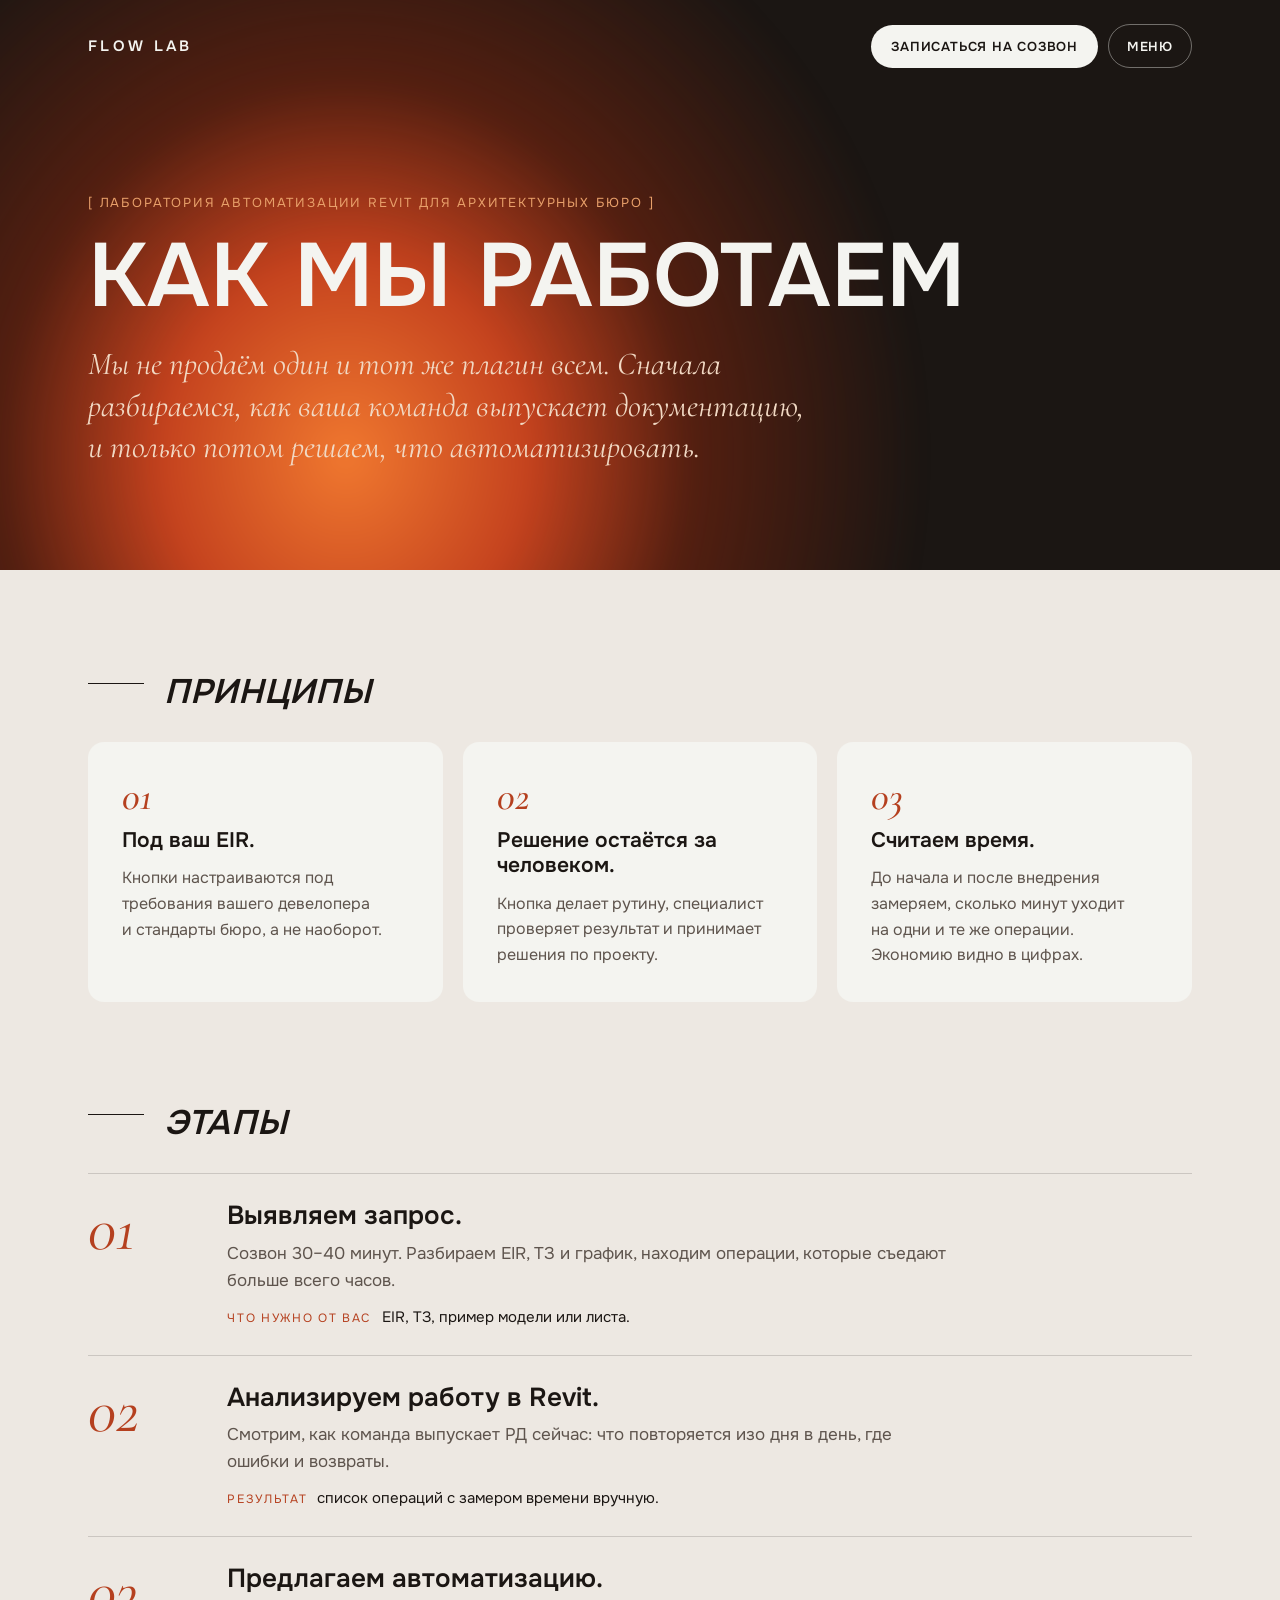
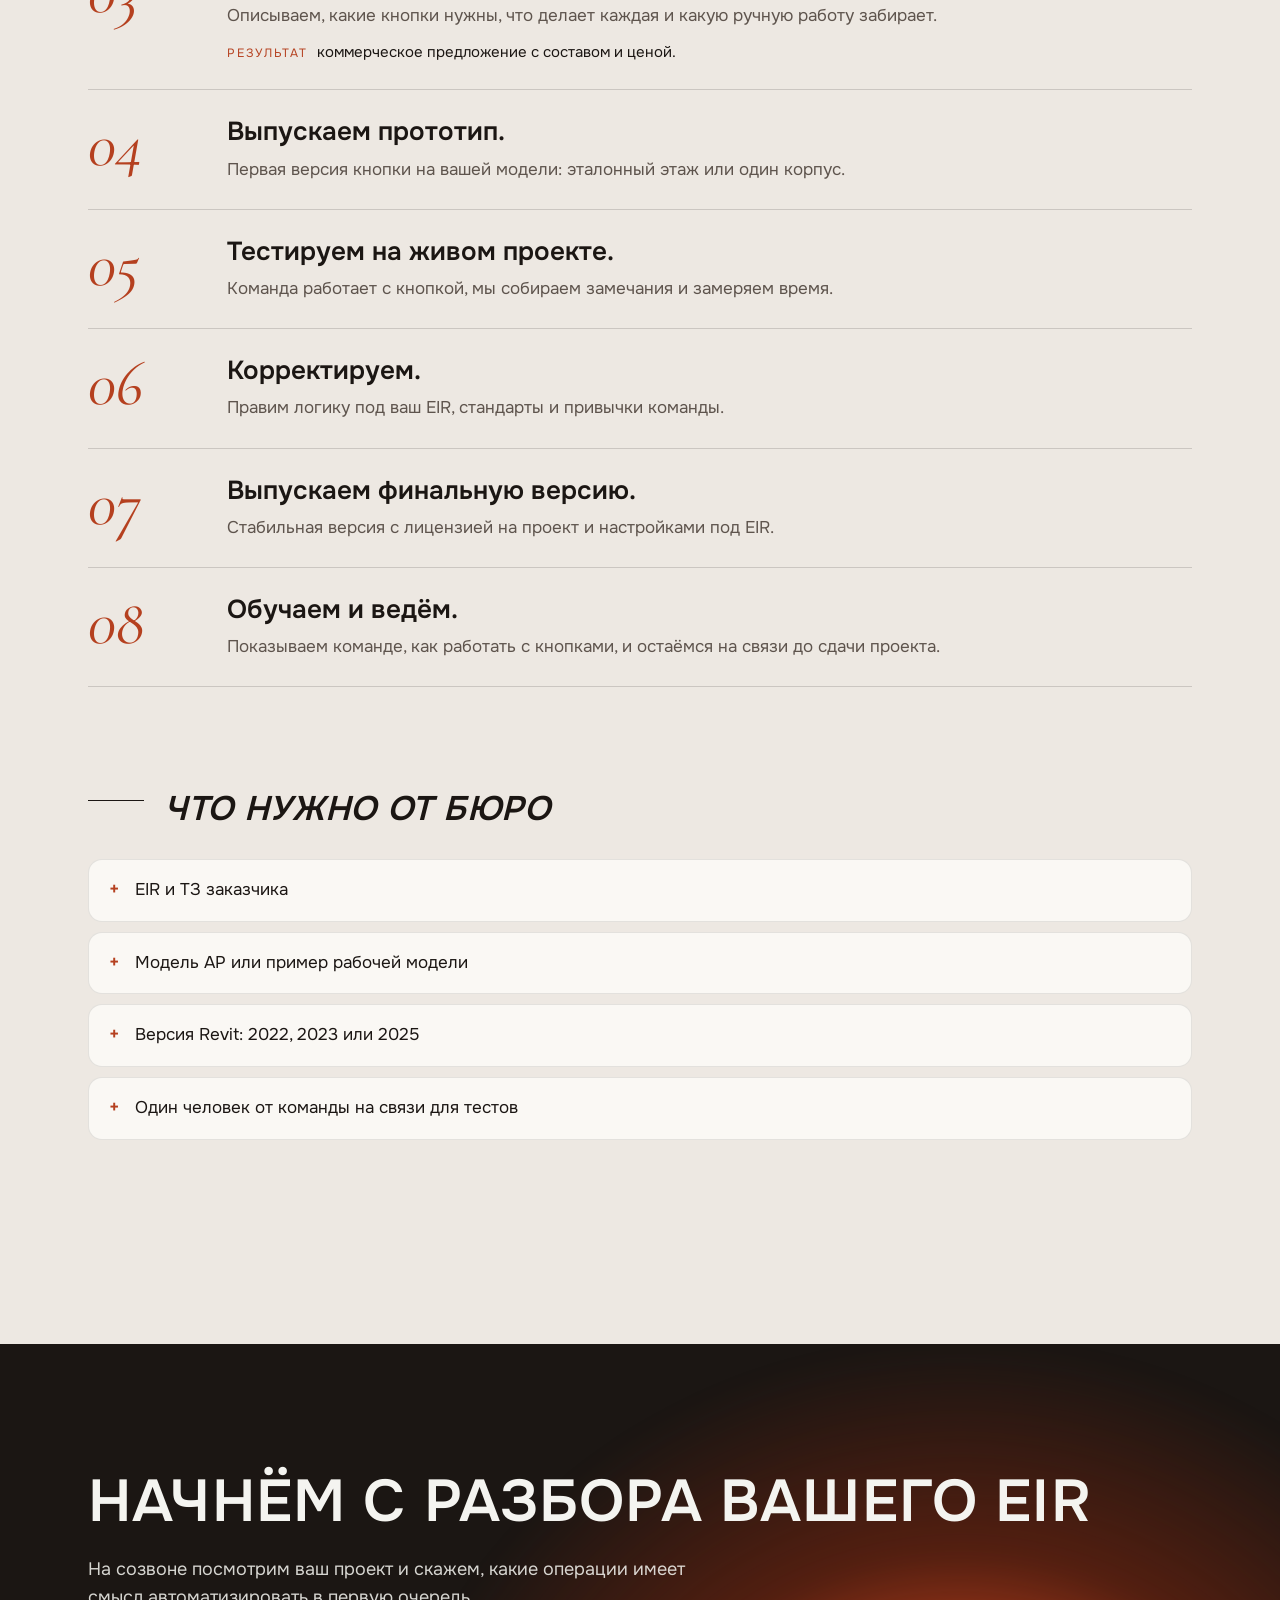
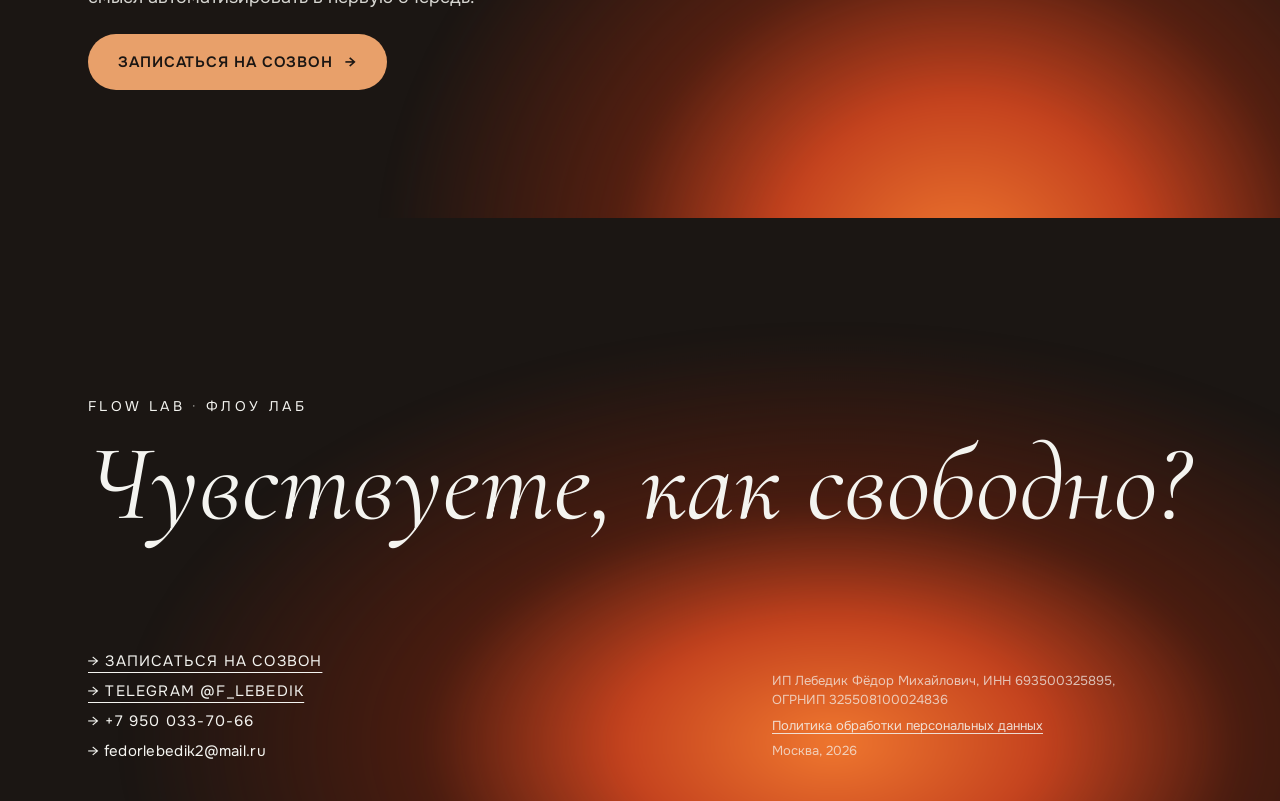
<file: kak-rabotaem/index.html>
<!doctype html>
<html lang="ru">
<head>
<meta charset="utf-8">
<meta name="viewport" content="width=device-width, initial-scale=1, viewport-fit=cover">
<title>Как мы работаем — Flow Lab, автоматизация Revit для бюро</title>
<meta name="description" content="Как Flow Lab автоматизирует РД в Revit: разбор EIR, замер времени, прототип кнопки на вашей модели, пилот, обучение команды и ведение до сдачи.">
<link rel="canonical" href="https://flow-lab.pro/kak-rabotaem/">
<link rel="icon" href="/favicon.ico" sizes="16x16 32x32">
<link rel="icon" href="/favicon.svg" type="image/svg+xml">
<link rel="icon" href="/icon-192.png" type="image/png" sizes="192x192">
<link rel="icon" href="/icon-512.png" type="image/png" sizes="512x512">
<link rel="apple-touch-icon" href="/apple-touch-icon.png">
<meta name="theme-color" content="#17130F">
<meta property="og:type" content="website">
<meta property="og:locale" content="ru_RU">
<meta property="og:site_name" content="Flow Lab">
<meta property="og:title" content="Как мы работаем — Flow Lab, автоматизация Revit для бюро">
<meta property="og:description" content="Как Flow Lab автоматизирует РД в Revit: разбор EIR, замер времени, прототип кнопки на вашей модели, пилот, обучение команды и ведение до сдачи.">
<meta property="og:url" content="https://flow-lab.pro/kak-rabotaem/">
<meta property="og:image" content="https://flow-lab.pro/og.jpg">
<meta name="twitter:card" content="summary_large_image">
<link rel="icon" href="/favicon-120.png" type="image/png" sizes="120x120">
<link rel="preconnect" href="https://fonts.googleapis.com">
<link rel="stylesheet" href="https://fonts.googleapis.com/css2?family=Onest:wght@400;500;600&amp;family=Cormorant+Garamond:ital,wght@1,400;1,500&amp;display=swap">
<style>
html{-webkit-text-size-adjust:100%;scroll-behavior:smooth}
body{margin:0;background:#EDE8E2;color:#1B1613;font-family:'Onest',system-ui,-apple-system,'Segoe UI',sans-serif;-webkit-font-smoothing:antialiased}
a{color:#B5401F;text-underline-offset:3px}a:hover{color:#8E2F15}
a:focus-visible,button:focus-visible{outline:2px solid #E8A06A;outline-offset:3px}
.wrap{position:relative;max-width:1200px;margin:0 auto;box-sizing:border-box;padding-left:max(16px,clamp(16px,4vw,48px),env(safe-area-inset-left,0px));padding-right:max(16px,clamp(16px,4vw,48px),env(safe-area-inset-right,0px))}
.top{position:relative;overflow:hidden;background:#1B1613;color:#F4F4F0}
.glow{position:absolute;left:-18%;bottom:-90%;width:90%;height:220%;border-radius:50%;background:radial-gradient(closest-side,#F0782F 0%,#C4421E 32%,rgba(140,40,14,.5) 60%,rgba(27,22,19,0) 100%);filter:blur(10px);pointer-events:none;animation:fsBreath 9s ease-in-out infinite alternate}
@keyframes fsBreath{from{transform:scale(1);opacity:.9}to{transform:scale(1.1) translate(3%,-2%);opacity:1}}
.hero{padding-block:clamp(48px,8vw,120px) clamp(56px,8vw,110px);display:flex;flex-direction:column;gap:22px}
.tag{margin:0;font-size:13px;letter-spacing:.14em;text-transform:uppercase;color:#E8A06A}
h1{margin:0;font-weight:600;font-size:clamp(40px,7vw,92px);line-height:.98;text-transform:uppercase;text-wrap:balance}
.lead{margin:0;max-width:760px;font-family:'Cormorant Garamond',Georgia,serif;font-style:italic;font-size:clamp(22px,2.6vw,32px);line-height:1.3;color:#F1D9C4}
.sec{padding-block:clamp(64px,8vw,110px) 0;display:flex;flex-direction:column;gap:32px}
.sec:last-child{padding-bottom:clamp(64px,8vw,110px)}
.h2{display:flex;align-items:flex-start;gap:20px}
.h2 span{flex:none;width:56px;height:1px;background:#1B1613;margin-top:.62em}
h2{margin:0;font-size:clamp(24px,2.8vw,34px);line-height:1.1;font-weight:600;font-style:italic;text-transform:uppercase;letter-spacing:.02em;text-wrap:balance}
.cards{display:grid;grid-template-columns:repeat(auto-fit,minmax(260px,1fr));gap:20px}
.card{background:#F4F4F0;border-radius:16px;padding:clamp(22px,3vw,34px);display:flex;flex-direction:column;gap:12px}
.card b{font-family:'Cormorant Garamond',Georgia,serif;font-style:italic;font-weight:500;font-size:40px;line-height:1;color:#B5401F}
.card h3{margin:0;font-size:21px;font-weight:600;line-height:1.2}
.card p{margin:0;font-size:16px;line-height:1.6;color:#5E544D}
.steps{list-style:none;margin:0;padding:0;display:flex;flex-direction:column}
.step{display:grid;grid-template-columns:clamp(64px,9vw,120px) minmax(0,1fr);gap:8px 24px;padding:26px 0;border-top:1px solid rgba(27,22,19,.16)}
.step:last-child{border-bottom:1px solid rgba(27,22,19,.16)}
.step .n{font-family:'Cormorant Garamond',Georgia,serif;font-style:italic;font-size:clamp(40px,5vw,64px);line-height:.9;color:#B5401F}
.step h3{margin:0;font-size:clamp(20px,2.2vw,26px);font-weight:600;line-height:1.2}
.step p{margin:8px 0 0;max-width:720px;font-size:17px;line-height:1.6;color:#5E544D}
.step .res{margin-top:12px;display:inline-flex;flex-wrap:wrap;gap:6px 10px;align-items:baseline;font-size:15px;line-height:1.5;color:#1B1613}
.step .res i{font-style:normal;font-size:12px;letter-spacing:.14em;text-transform:uppercase;color:#B5401F}
.two{display:grid;grid-template-columns:repeat(auto-fit,minmax(300px,1fr));gap:20px}
.plus{list-style:none;margin:0;padding:0;display:flex;flex-direction:column;gap:10px}
.plus li{background:#FAF8F4;border:1px solid rgba(27,22,19,.1);border-radius:14px;padding:18px 20px 18px 46px;position:relative;font-size:17px;line-height:1.45}
.plus li::before{content:"+";position:absolute;left:20px;top:16px;color:#B5401F;font-weight:600;font-size:18px}
.dark{position:relative;overflow:hidden;background:#1B1613;color:#F4F4F0;border-radius:16px;padding:clamp(26px,4vw,48px);display:flex;flex-direction:column;gap:14px}
.dark::before{content:"";position:absolute;right:-25%;top:-60%;width:80%;height:220%;border-radius:50%;background:radial-gradient(closest-side,rgba(240,120,47,.7),rgba(196,66,30,.3) 45%,rgba(27,22,19,0));pointer-events:none}
.dark>*{position:relative}
.dark .k{margin:0;font-size:12px;letter-spacing:.14em;text-transform:uppercase;color:#E8A06A}
.dark h3{margin:0;font-size:clamp(24px,2.8vw,34px);line-height:1.15;font-weight:600}
.dark p{margin:0;max-width:720px;font-size:17px;line-height:1.65;color:rgba(244,244,240,.86)}
.cta{position:relative;overflow:hidden;background:#1B1613;color:#F4F4F0}
.cta .wrap{padding-block:clamp(72px,10vw,140px);display:flex;flex-direction:column;gap:22px;align-items:flex-start}
.cta h2{font-style:normal;font-size:clamp(30px,4.6vw,60px);line-height:1.02}
.cta p{margin:0;max-width:640px;font-size:18px;line-height:1.6;color:rgba(244,244,240,.86)}
.btn{display:inline-flex;align-items:center;gap:12px;min-height:56px;padding:0 30px;border-radius:999px;background:#E8A06A;color:#1B1613;text-decoration:none;font-weight:600;font-size:15px;letter-spacing:.06em;text-transform:uppercase}
.btn:hover{color:#1B1613;background:#F0B27F}
.q-fig{margin:0;max-width:260px}
.q-img{overflow:hidden;border-radius:3px;aspect-ratio:4/5;background:#E4DDD5}
.q-img img{display:block;width:100%;height:100%;object-fit:cover;filter:saturate(.8) contrast(.95);opacity:.88}
@media (max-width:700px){.q-fig{display:none}}
/* контакты */
.kgrid{display:grid;grid-template-columns:minmax(0,5fr) minmax(0,7fr);gap:clamp(24px,4vw,56px);align-items:start}
@media (max-width:900px){.kgrid{grid-template-columns:minmax(0,1fr)}}
.klist{list-style:none;margin:0;padding:0;display:flex;flex-direction:column}
.klist li{display:flex;flex-direction:column;gap:4px;padding:18px 0;border-top:1px solid rgba(27,22,19,.16)}
.klist li:last-child{border-bottom:1px solid rgba(27,22,19,.16)}
.klist i{font-style:normal;font-size:12px;letter-spacing:.14em;text-transform:uppercase;color:#8C7F74}
.klist span,.klist a{font-size:19px;line-height:1.4;color:#1B1613}
.klist a{text-decoration-color:rgba(181,64,31,.5)}
.sel{user-select:all}
.tg{align-self:flex-start;display:inline-flex;align-items:center;gap:10px;min-height:52px;padding:0 24px;border-radius:999px;background:#1B1613;color:#F4F4F0!important;text-decoration:none;font-weight:600;font-size:15px}
.tg:hover{background:#000}
.formcard{background:#F4F4F0;border-radius:16px;padding:clamp(18px,3vw,32px);display:flex;flex-direction:column;gap:12px}
.formcard h2{font-size:clamp(22px,2.4vw,28px)}
.lf-frame{display:block;width:100%;border:0;background:transparent;height:780px}
@media (max-width:600px){.lf-frame{height:960px}}
.small{margin:0;font-size:13px;line-height:1.6;color:#6F645B}
.req{padding-block:28px 0;font-size:13px;line-height:1.7;color:#6F645B}
/* подвал и липкая кнопка, как на главной */
footer{position:relative;overflow:hidden;background:#1B1613;color:#F4F4F0}
footer .fglow{position:absolute;left:10%;top:20%;width:110%;height:140%;border-radius:50%;background:radial-gradient(closest-side,#F0782F 0%,#C4421E 30%,rgba(120,34,12,.5) 58%,rgba(27,22,19,0) 100%);filter:blur(12px);pointer-events:none}
footer .wrap{padding-block:clamp(90px,14vw,200px) 40px;display:flex;flex-direction:column;gap:clamp(60px,9vw,120px)}
footer .big{margin:0;font-family:'Cormorant Garamond',Georgia,serif;font-style:italic;font-size:clamp(46px,8.4vw,120px);line-height:.95}
footer .row{display:flex;flex-wrap:wrap;gap:32px 64px;align-items:flex-end;justify-content:space-between}
footer .links{display:flex;flex-direction:column;gap:10px;font-size:15px;letter-spacing:.08em;text-transform:uppercase}
footer .links a,footer .links span{color:#F4F4F0;text-underline-offset:6px}
footer .legal{display:flex;flex-direction:column;gap:6px;font-size:13px;line-height:1.5;color:rgba(244,244,240,.72);max-width:420px}
footer .legal a{color:rgba(244,244,240,.85)}
.cta-sticky{position:fixed;z-index:50;right:max(20px,env(safe-area-inset-right,0px));bottom:max(20px,env(safe-area-inset-bottom,0px));display:inline-flex;align-items:center;gap:10px;height:44px;padding:0 18px 0 20px;border-radius:999px;background:rgba(27,22,19,.92);color:#F4F4F0;text-decoration:none;font-weight:600;font-size:13px;letter-spacing:.06em;text-transform:uppercase;box-shadow:0 10px 30px -12px rgba(27,22,19,.6),0 0 0 1px rgba(232,160,106,.35);-webkit-backdrop-filter:blur(8px);backdrop-filter:blur(8px);opacity:0;transform:translateY(8px);pointer-events:none;transition:opacity .3s ease,transform .3s ease}
.cta-sticky.on{opacity:1;transform:none;pointer-events:auto}
.cta-sticky span{color:#E8A06A}
.cta-sticky:hover{color:#F4F4F0;background:#1B1613}
@media (max-width:600px){.cta-sticky{left:max(16px,env(safe-area-inset-left,0px));right:max(16px,env(safe-area-inset-right,0px));bottom:max(12px,env(safe-area-inset-bottom,0px));justify-content:center;height:48px}footer{padding-bottom:72px}}
@media (prefers-reduced-motion:reduce){.glow{animation:none}html{scroll-behavior:auto}.cta-sticky{transition:none}}
/* верхнее меню (общее для всех страниц) */
.fl-nav{position:relative;z-index:5;max-width:1200px;margin:0 auto;padding:24px clamp(16px,4vw,48px);box-sizing:border-box;display:flex;align-items:center;justify-content:space-between;gap:24px}
.fl-logo{color:#F4F4F0;text-decoration:none;font-weight:600;font-size:15px;letter-spacing:.22em;text-transform:uppercase;white-space:nowrap}
.fl-links{display:flex;gap:26px;align-items:center;font-size:13px;letter-spacing:.08em;text-transform:uppercase}
.fl-links a{color:rgba(244,244,240,.78);text-decoration:none;white-space:nowrap}
.fl-links a:hover,.fl-links a[aria-current="page"]{color:#F4F4F0}
.fl-links a[aria-current="page"]{text-decoration:underline;text-underline-offset:6px;text-decoration-color:#E8A06A}
.fl-right{display:flex;align-items:center;gap:10px}
.fl-call{color:#1B1613;background:#F4F4F0;text-decoration:none;font-size:13px;font-weight:600;letter-spacing:.06em;text-transform:uppercase;padding:13px 20px;border-radius:999px;white-space:nowrap}
.fl-call:hover{color:#1B1613;background:#fff}
.fl-menu-btn{display:none;min-height:44px;padding:0 18px;border-radius:999px;border:1px solid rgba(244,244,240,.4);background:transparent;color:#F4F4F0;font:600 13px 'Onest',system-ui,sans-serif;letter-spacing:.06em;text-transform:uppercase;cursor:pointer}
.fl-menu{display:none;position:fixed;inset:0;z-index:900;background:#1B1613;color:#F4F4F0;overflow-y:auto;padding:max(24px,env(safe-area-inset-top,0px)) max(16px,env(safe-area-inset-right,0px)) max(32px,env(safe-area-inset-bottom,0px)) max(16px,env(safe-area-inset-left,0px));box-sizing:border-box;flex-direction:column;gap:28px}
.fl-menu::before{content:"";position:absolute;left:-30%;bottom:-40%;width:120%;height:90%;border-radius:50%;background:radial-gradient(closest-side,rgba(240,120,47,.55),rgba(196,66,30,.2) 55%,rgba(27,22,19,0));pointer-events:none}
html.fl-menu-open{overflow:hidden}
html.fl-menu-open .fl-menu{display:flex}
.fl-menu__top{position:relative;display:flex;align-items:center;justify-content:space-between;gap:16px}
.fl-menu__list{position:relative;display:flex;flex-direction:column;margin-top:12px}
.fl-menu__list a{color:#F4F4F0;text-decoration:none;font-size:clamp(24px,7vw,34px);font-weight:600;text-transform:uppercase;letter-spacing:.01em;padding:14px 0;border-top:1px solid rgba(244,244,240,.18)}
.fl-menu__list a[aria-current="page"]{color:#E8A06A}
.fl-menu .fl-call{position:relative;align-self:flex-start;padding:16px 24px;font-size:14px}
.fl-menu__note{position:relative;margin:auto 0 0;font-size:14px;color:rgba(244,244,240,.7)}
@media (max-width:1100px){.fl-links{display:none}.fl-menu-btn{display:inline-flex;align-items:center}}
@media (max-width:560px){.fl-nav .fl-call{display:none}}
</style>
<link rel="stylesheet" href="/fl-extra.css">
<script src="/fl-extra.js" defer></script>
</head>
<body>
<header class="top">
  <div class="glow" aria-hidden="true"></div>
  <nav class="fl-nav" aria-label="Главное меню">
    <a class="fl-logo" href="/">Flow&#160;Lab</a>
    <div class="fl-links"><a href="/#buttons">Что автоматизируем</a><a href="/kak-rabotaem/" aria-current="page">Как мы работаем</a><a href="/#price">Стоимость</a><a href="/#faq">Вопросы</a><a href="/kontakty/">Контакты</a><a href="/pro-proekt/">Про проект</a></div>
    <div class="fl-right"><a class="fl-call" href="/kontakty/#form">Записаться на&#160;созвон</a><button type="button" class="fl-menu-btn" data-fl-menu="open" aria-controls="fl-menu" aria-expanded="false">Меню</button></div>
  </nav>
  <div class="wrap hero">
    <p class="tag">[ лаборатория автоматизации Revit для архитектурных бюро ]</p>
    <h1>Как мы работаем</h1>
    <p class="lead">Мы не&#160;продаём один и&#160;тот же плагин всем. Сначала разбираемся, как ваша команда выпускает документацию, и&#160;только потом решаем, что автоматизировать.</p>
  </div>
</header>
<main>
<div class="wrap">
<section class="sec" aria-labelledby="pr-h">
  <div class="h2"><span aria-hidden="true"></span><h2 id="pr-h">Принципы</h2></div>
  <div class="cards"><div class="card"><b>01</b><h3>Под ваш EIR.</h3><p>Кнопки настраиваются под требования вашего девелопера и&#160;стандарты бюро, а не&#160;наоборот.</p></div><div class="card"><b>02</b><h3>Решение остаётся за человеком.</h3><p>Кнопка делает рутину, специалист проверяет результат и&#160;принимает решения по&#160;проекту.</p></div><div class="card"><b>03</b><h3>Считаем время.</h3><p>До начала и&#160;после внедрения замеряем, сколько минут уходит на&#160;одни и&#160;те же операции. Экономию видно в&#160;цифрах.</p></div></div>
</section>
<section class="sec" aria-labelledby="st-h">
  <div class="h2"><span aria-hidden="true"></span><h2 id="st-h">Этапы</h2></div>
  <ol class="steps"><li class="step"><span class="n" aria-hidden="true">01</span><div><h3>Выявляем запрос.</h3><p>Созвон 30–40 минут. Разбираем EIR, ТЗ и&#160;график, находим операции, которые съедают больше всего часов.</p><div class="res"><i>Что нужно от вас</i><span>EIR, ТЗ, пример модели или листа.</span></div></div></li><li class="step"><span class="n" aria-hidden="true">02</span><div><h3>Анализируем работу в&#160;Revit.</h3><p>Смотрим, как команда выпускает РД сейчас: что повторяется изо дня в&#160;день, где ошибки и&#160;возвраты.</p><div class="res"><i>Результат</i><span>список операций с&#160;замером времени вручную.</span></div></div></li><li class="step"><span class="n" aria-hidden="true">03</span><div><h3>Предлагаем автоматизацию.</h3><p>Описываем, какие кнопки нужны, что делает каждая и&#160;какую ручную работу забирает.</p><div class="res"><i>Результат</i><span>коммерческое предложение с&#160;составом и&#160;ценой.</span></div></div></li><li class="step"><span class="n" aria-hidden="true">04</span><div><h3>Выпускаем прототип.</h3><p>Первая версия кнопки на&#160;вашей модели: эталонный этаж или один корпус.</p></div></li><li class="step"><span class="n" aria-hidden="true">05</span><div><h3>Тестируем на&#160;живом проекте.</h3><p>Команда работает с&#160;кнопкой, мы собираем замечания и&#160;замеряем время.</p></div></li><li class="step"><span class="n" aria-hidden="true">06</span><div><h3>Корректируем.</h3><p>Правим логику под ваш EIR, стандарты и&#160;привычки команды.</p></div></li><li class="step"><span class="n" aria-hidden="true">07</span><div><h3>Выпускаем финальную версию.</h3><p>Стабильная версия с&#160;лицензией на&#160;проект и&#160;настройками под EIR.</p></div></li><li class="step"><span class="n" aria-hidden="true">08</span><div><h3>Обучаем и&#160;ведём.</h3><p>Показываем команде, как работать с&#160;кнопками, и&#160;остаёмся на&#160;связи до&#160;сдачи проекта.</p></div></li></ol>
</section>
<section class="sec" aria-labelledby="nd-h">
  <div class="h2"><span aria-hidden="true"></span><h2 id="nd-h">Что нужно от&#160;бюро</h2></div>
  <ul class="plus"><li>EIR и&#160;ТЗ заказчика</li><li>Модель АР или пример рабочей модели</li><li>Версия Revit: 2022, 2023 или 2025</li><li>Один человек от команды на&#160;связи для тестов</li></ul>
</section>
</div>
<section class="cta" aria-labelledby="cta-h" style="margin-top:clamp(64px,8vw,110px)">
  <div class="glow" aria-hidden="true" style="left:auto;right:-20%;bottom:-120%"></div>
  <div class="wrap">
    <h2 id="cta-h">Начнём с&#160;разбора вашего EIR</h2>
    <p>На созвоне посмотрим ваш проект и&#160;скажем, какие операции имеет смысл автоматизировать в&#160;первую очередь.</p>
    <a class="btn" href="/kontakty/#form">Записаться на&#160;созвон <span aria-hidden="true">→</span></a>
  </div>
</section>
</main>
<footer>
  <div class="fglow" aria-hidden="true"></div>
  <div class="wrap">
    <div style="display:flex;flex-direction:column;gap:18px">
      <p style="margin:0;font-size:14px;letter-spacing:.24em;text-transform:uppercase">Flow Lab <span style="opacity:.6">·</span> Флоу Лаб</p>
      <p class="big">Чувствуете, как свободно?</p>
    </div>
    <div class="row">
      <div class="links">
        <a href="/kontakty/#form">→ Записаться на&#160;созвон</a>
        <a href="https://t.me/F_Lebedik" target="_blank" rel="noopener">→ Telegram @F_Lebedik</a>
        <span class="sel">→ +7 950 033-70-66</span>
        <span class="sel" style="text-transform:none;letter-spacing:.02em">→ fedorlebedik2@mail.ru</span>
      </div>
      <div class="legal">
        <span>ИП Лебедик Фёдор Михайлович, ИНН&#160;693500325895, ОГРНИП&#160;325508100024836</span>
        <a href="/privacy/">Политика обработки персональных данных</a>
        <span>Москва, 2026</span>
      </div>
    </div>
  </div>
</footer>
<div id="fl-menu" class="fl-menu" role="dialog" aria-modal="true" aria-label="Меню">
  <div class="fl-menu__top"><a class="fl-logo" href="/">Flow&#160;Lab</a><button type="button" class="fl-menu-btn" style="display:inline-flex;align-items:center" data-fl-menu="close">Закрыть</button></div>
  <div class="fl-menu__list"><a href="/#buttons" data-fl-menu="close">Что автоматизируем</a><a href="/kak-rabotaem/" data-fl-menu="close" aria-current="page">Как мы работаем</a><a href="/#price" data-fl-menu="close">Стоимость</a><a href="/#faq" data-fl-menu="close">Вопросы</a><a href="/kontakty/" data-fl-menu="close">Контакты</a><a href="/pro-proekt/" data-fl-menu="close">Про проект</a></div>
  <a class="fl-call" href="/kontakty/#form" data-fl-menu="close">Записаться на&#160;созвон →</a>
  <p class="fl-menu__note">Telegram @F_Lebedik · +7&#160;950&#160;033-70-66</p>
</div>
<a href="/kontakty/#form" class="cta-sticky">Записаться на&#160;созвон <span aria-hidden="true">→</span></a>
<script>
(function(){
  var html=document.documentElement;
  document.addEventListener('click',function(e){var t=e.target.closest&&e.target.closest('[data-fl-menu]');if(!t)return;var open=t.getAttribute('data-fl-menu')==='open';html.classList.toggle('fl-menu-open',open);document.querySelectorAll('[data-fl-menu="open"]').forEach(function(b){b.setAttribute('aria-expanded',open?'true':'false')});});
  document.addEventListener('keydown',function(e){if(e.key==='Escape')html.classList.remove('fl-menu-open');});
  var st=document.querySelector('.cta-sticky'),fm=document.getElementById('form');
  function upd(){if(!st)return;var r=fm?fm.getBoundingClientRect():null;var on=(window.scrollY||0)>400&&!(r&&r.top<innerHeight&&r.bottom>0);st.classList.toggle('on',on);}
  addEventListener('scroll',upd,{passive:true});upd();
  var fr=document.querySelector('.lf-frame');
  if(fr)addEventListener('message',function(e){if(!/(^|\.)yandex\.(ru|com)$/.test((e.origin||'').replace(/^https?:\/\//,'')))return;var d=e.data;if(typeof d==='string'){try{d=JSON.parse(d)}catch(x){return}}var h=d&&(d.height||(d.data&&d.data.height)||d['iframe-height']);if(h>200&&h<4000)fr.style.height=Math.ceil(h)+'px';});
})();
</script>
</body>
</html>
</file>
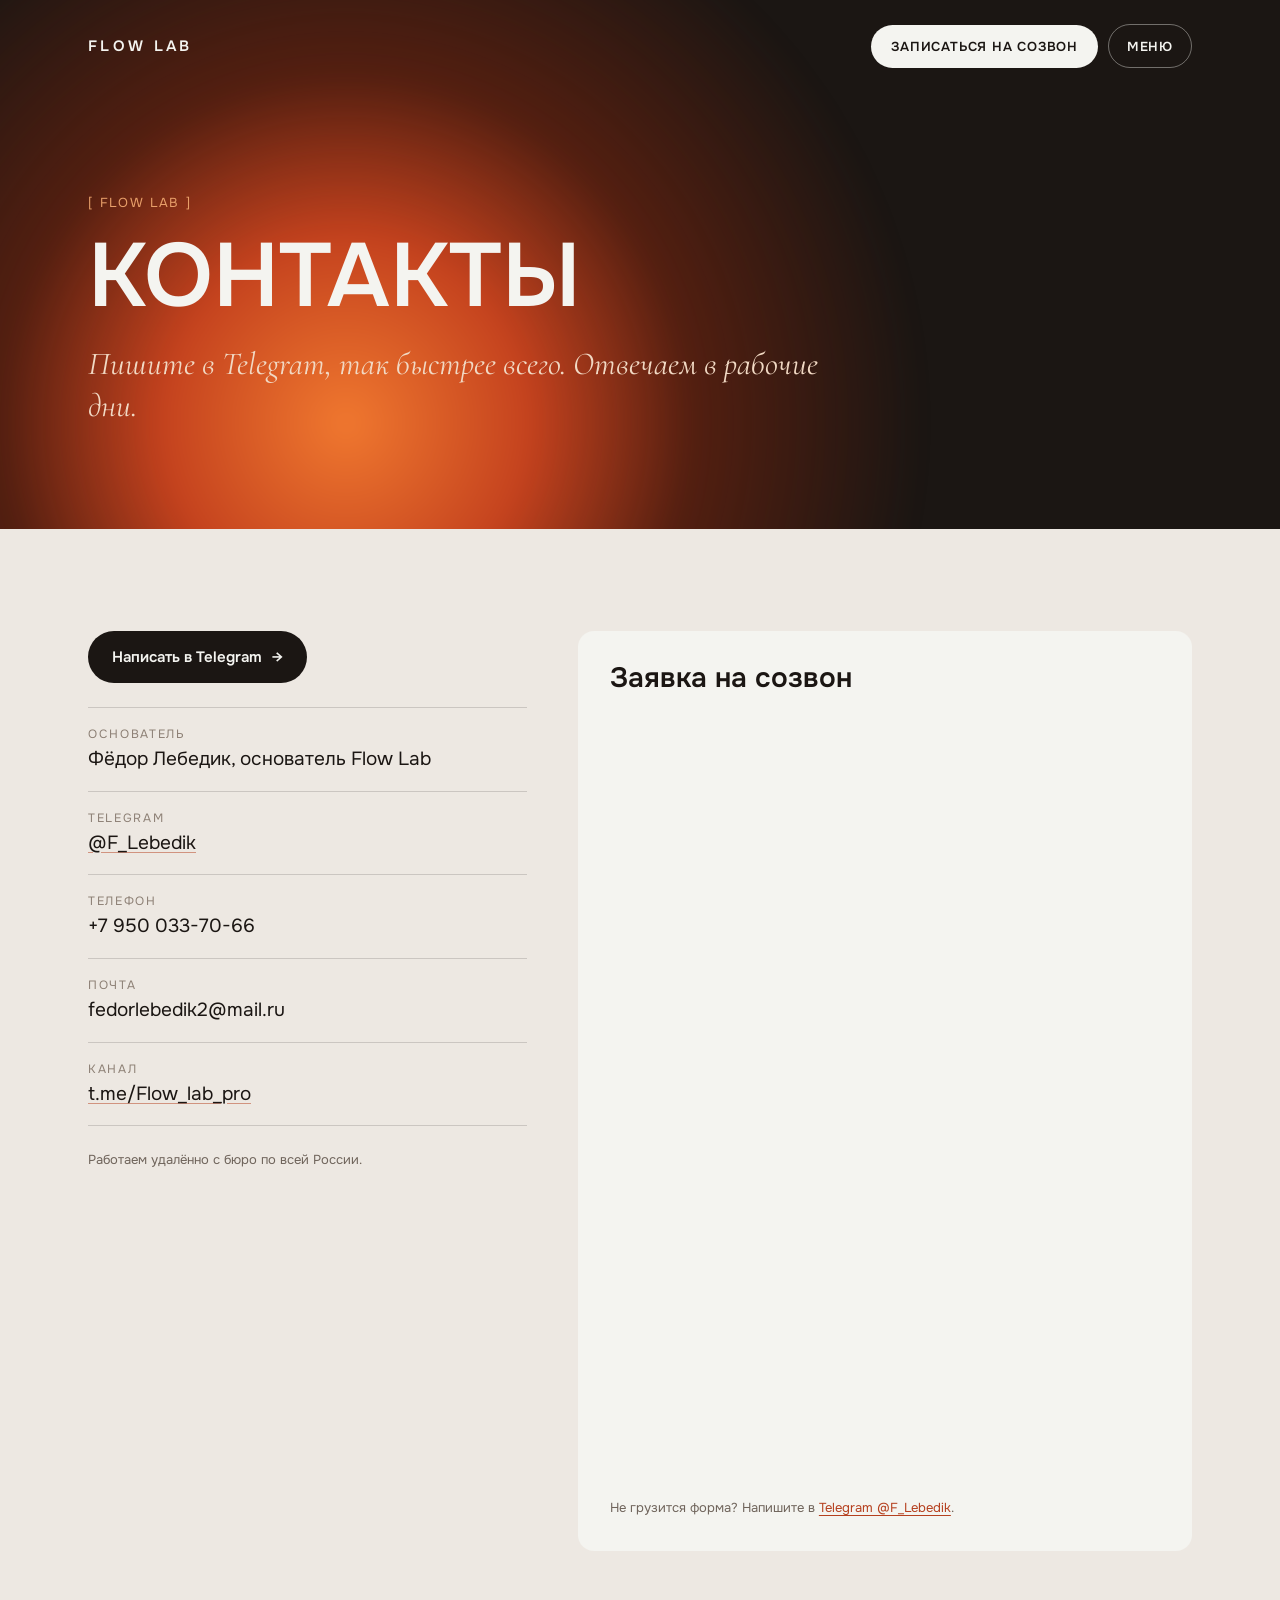
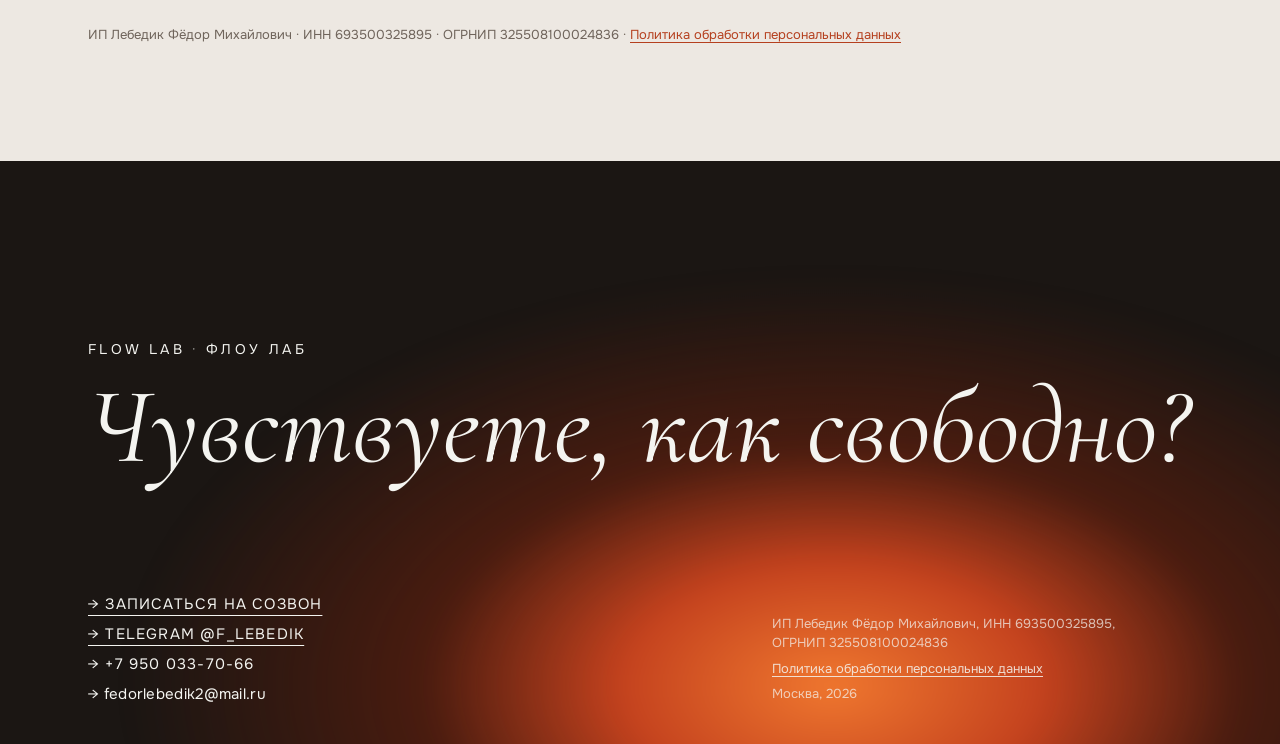
<file: kontakty/index.html>
<!doctype html>
<html lang="ru">
<head>
<meta charset="utf-8">
<meta name="viewport" content="width=device-width, initial-scale=1, viewport-fit=cover">
<title>Контакты — Flow Lab</title>
<meta name="description" content="Связаться с Flow Lab: Telegram, телефон, почта. Автоматизация Revit для архитектурных бюро.">
<link rel="canonical" href="https://flow-lab.pro/kontakty/">
<link rel="icon" href="/favicon.ico" sizes="16x16 32x32">
<link rel="icon" href="/favicon.svg" type="image/svg+xml">
<link rel="icon" href="/icon-192.png" type="image/png" sizes="192x192">
<link rel="icon" href="/icon-512.png" type="image/png" sizes="512x512">
<link rel="apple-touch-icon" href="/apple-touch-icon.png">
<meta name="theme-color" content="#17130F">
<meta property="og:type" content="website">
<meta property="og:locale" content="ru_RU">
<meta property="og:site_name" content="Flow Lab">
<meta property="og:title" content="Контакты — Flow Lab">
<meta property="og:description" content="Связаться с Flow Lab: Telegram, телефон, почта. Автоматизация Revit для архитектурных бюро.">
<meta property="og:url" content="https://flow-lab.pro/kontakty/">
<meta property="og:image" content="https://flow-lab.pro/og.jpg">
<meta name="twitter:card" content="summary_large_image">
<link rel="icon" href="/favicon-120.png" type="image/png" sizes="120x120">
<link rel="preconnect" href="https://fonts.googleapis.com">
<link rel="stylesheet" href="https://fonts.googleapis.com/css2?family=Onest:wght@400;500;600&amp;family=Cormorant+Garamond:ital,wght@1,400;1,500&amp;display=swap">
<style>
html{-webkit-text-size-adjust:100%;scroll-behavior:smooth}
body{margin:0;background:#EDE8E2;color:#1B1613;font-family:'Onest',system-ui,-apple-system,'Segoe UI',sans-serif;-webkit-font-smoothing:antialiased}
a{color:#B5401F;text-underline-offset:3px}a:hover{color:#8E2F15}
a:focus-visible,button:focus-visible{outline:2px solid #E8A06A;outline-offset:3px}
.wrap{position:relative;max-width:1200px;margin:0 auto;box-sizing:border-box;padding-left:max(16px,clamp(16px,4vw,48px),env(safe-area-inset-left,0px));padding-right:max(16px,clamp(16px,4vw,48px),env(safe-area-inset-right,0px))}
.top{position:relative;overflow:hidden;background:#1B1613;color:#F4F4F0}
.glow{position:absolute;left:-18%;bottom:-90%;width:90%;height:220%;border-radius:50%;background:radial-gradient(closest-side,#F0782F 0%,#C4421E 32%,rgba(140,40,14,.5) 60%,rgba(27,22,19,0) 100%);filter:blur(10px);pointer-events:none;animation:fsBreath 9s ease-in-out infinite alternate}
@keyframes fsBreath{from{transform:scale(1);opacity:.9}to{transform:scale(1.1) translate(3%,-2%);opacity:1}}
.hero{padding-block:clamp(48px,8vw,120px) clamp(56px,8vw,110px);display:flex;flex-direction:column;gap:22px}
.tag{margin:0;font-size:13px;letter-spacing:.14em;text-transform:uppercase;color:#E8A06A}
h1{margin:0;font-weight:600;font-size:clamp(40px,7vw,92px);line-height:.98;text-transform:uppercase;text-wrap:balance}
.lead{margin:0;max-width:760px;font-family:'Cormorant Garamond',Georgia,serif;font-style:italic;font-size:clamp(22px,2.6vw,32px);line-height:1.3;color:#F1D9C4}
.sec{padding-block:clamp(64px,8vw,110px) 0;display:flex;flex-direction:column;gap:32px}
.sec:last-child{padding-bottom:clamp(64px,8vw,110px)}
.h2{display:flex;align-items:flex-start;gap:20px}
.h2 span{flex:none;width:56px;height:1px;background:#1B1613;margin-top:.62em}
h2{margin:0;font-size:clamp(24px,2.8vw,34px);line-height:1.1;font-weight:600;font-style:italic;text-transform:uppercase;letter-spacing:.02em;text-wrap:balance}
.cards{display:grid;grid-template-columns:repeat(auto-fit,minmax(260px,1fr));gap:20px}
.card{background:#F4F4F0;border-radius:16px;padding:clamp(22px,3vw,34px);display:flex;flex-direction:column;gap:12px}
.card b{font-family:'Cormorant Garamond',Georgia,serif;font-style:italic;font-weight:500;font-size:40px;line-height:1;color:#B5401F}
.card h3{margin:0;font-size:21px;font-weight:600;line-height:1.2}
.card p{margin:0;font-size:16px;line-height:1.6;color:#5E544D}
.steps{list-style:none;margin:0;padding:0;display:flex;flex-direction:column}
.step{display:grid;grid-template-columns:clamp(64px,9vw,120px) minmax(0,1fr);gap:8px 24px;padding:26px 0;border-top:1px solid rgba(27,22,19,.16)}
.step:last-child{border-bottom:1px solid rgba(27,22,19,.16)}
.step .n{font-family:'Cormorant Garamond',Georgia,serif;font-style:italic;font-size:clamp(40px,5vw,64px);line-height:.9;color:#B5401F}
.step h3{margin:0;font-size:clamp(20px,2.2vw,26px);font-weight:600;line-height:1.2}
.step p{margin:8px 0 0;max-width:720px;font-size:17px;line-height:1.6;color:#5E544D}
.step .res{margin-top:12px;display:inline-flex;flex-wrap:wrap;gap:6px 10px;align-items:baseline;font-size:15px;line-height:1.5;color:#1B1613}
.step .res i{font-style:normal;font-size:12px;letter-spacing:.14em;text-transform:uppercase;color:#B5401F}
.two{display:grid;grid-template-columns:repeat(auto-fit,minmax(300px,1fr));gap:20px}
.plus{list-style:none;margin:0;padding:0;display:flex;flex-direction:column;gap:10px}
.plus li{background:#FAF8F4;border:1px solid rgba(27,22,19,.1);border-radius:14px;padding:18px 20px 18px 46px;position:relative;font-size:17px;line-height:1.45}
.plus li::before{content:"+";position:absolute;left:20px;top:16px;color:#B5401F;font-weight:600;font-size:18px}
.dark{position:relative;overflow:hidden;background:#1B1613;color:#F4F4F0;border-radius:16px;padding:clamp(26px,4vw,48px);display:flex;flex-direction:column;gap:14px}
.dark::before{content:"";position:absolute;right:-25%;top:-60%;width:80%;height:220%;border-radius:50%;background:radial-gradient(closest-side,rgba(240,120,47,.7),rgba(196,66,30,.3) 45%,rgba(27,22,19,0));pointer-events:none}
.dark>*{position:relative}
.dark .k{margin:0;font-size:12px;letter-spacing:.14em;text-transform:uppercase;color:#E8A06A}
.dark h3{margin:0;font-size:clamp(24px,2.8vw,34px);line-height:1.15;font-weight:600}
.dark p{margin:0;max-width:720px;font-size:17px;line-height:1.65;color:rgba(244,244,240,.86)}
.cta{position:relative;overflow:hidden;background:#1B1613;color:#F4F4F0}
.cta .wrap{padding-block:clamp(72px,10vw,140px);display:flex;flex-direction:column;gap:22px;align-items:flex-start}
.cta h2{font-style:normal;font-size:clamp(30px,4.6vw,60px);line-height:1.02}
.cta p{margin:0;max-width:640px;font-size:18px;line-height:1.6;color:rgba(244,244,240,.86)}
.btn{display:inline-flex;align-items:center;gap:12px;min-height:56px;padding:0 30px;border-radius:999px;background:#E8A06A;color:#1B1613;text-decoration:none;font-weight:600;font-size:15px;letter-spacing:.06em;text-transform:uppercase}
.btn:hover{color:#1B1613;background:#F0B27F}
.q-fig{margin:0;max-width:260px}
.q-img{overflow:hidden;border-radius:3px;aspect-ratio:4/5;background:#E4DDD5}
.q-img img{display:block;width:100%;height:100%;object-fit:cover;filter:saturate(.8) contrast(.95);opacity:.88}
@media (max-width:700px){.q-fig{display:none}}
/* контакты */
.kgrid{display:grid;grid-template-columns:minmax(0,5fr) minmax(0,7fr);gap:clamp(24px,4vw,56px);align-items:start}
@media (max-width:900px){.kgrid{grid-template-columns:minmax(0,1fr)}}
.klist{list-style:none;margin:0;padding:0;display:flex;flex-direction:column}
.klist li{display:flex;flex-direction:column;gap:4px;padding:18px 0;border-top:1px solid rgba(27,22,19,.16)}
.klist li:last-child{border-bottom:1px solid rgba(27,22,19,.16)}
.klist i{font-style:normal;font-size:12px;letter-spacing:.14em;text-transform:uppercase;color:#8C7F74}
.klist span,.klist a{font-size:19px;line-height:1.4;color:#1B1613}
.klist a{text-decoration-color:rgba(181,64,31,.5)}
.sel{user-select:all}
.tg{align-self:flex-start;display:inline-flex;align-items:center;gap:10px;min-height:52px;padding:0 24px;border-radius:999px;background:#1B1613;color:#F4F4F0!important;text-decoration:none;font-weight:600;font-size:15px}
.tg:hover{background:#000}
.formcard{background:#F4F4F0;border-radius:16px;padding:clamp(18px,3vw,32px);display:flex;flex-direction:column;gap:12px}
.formcard h2{font-size:clamp(22px,2.4vw,28px)}
.lf-frame{display:block;width:100%;border:0;background:transparent;height:780px}
@media (max-width:600px){.lf-frame{height:960px}}
.small{margin:0;font-size:13px;line-height:1.6;color:#6F645B}
.req{padding-block:28px 0;font-size:13px;line-height:1.7;color:#6F645B}
/* подвал и липкая кнопка, как на главной */
footer{position:relative;overflow:hidden;background:#1B1613;color:#F4F4F0}
footer .fglow{position:absolute;left:10%;top:20%;width:110%;height:140%;border-radius:50%;background:radial-gradient(closest-side,#F0782F 0%,#C4421E 30%,rgba(120,34,12,.5) 58%,rgba(27,22,19,0) 100%);filter:blur(12px);pointer-events:none}
footer .wrap{padding-block:clamp(90px,14vw,200px) 40px;display:flex;flex-direction:column;gap:clamp(60px,9vw,120px)}
footer .big{margin:0;font-family:'Cormorant Garamond',Georgia,serif;font-style:italic;font-size:clamp(46px,8.4vw,120px);line-height:.95}
footer .row{display:flex;flex-wrap:wrap;gap:32px 64px;align-items:flex-end;justify-content:space-between}
footer .links{display:flex;flex-direction:column;gap:10px;font-size:15px;letter-spacing:.08em;text-transform:uppercase}
footer .links a,footer .links span{color:#F4F4F0;text-underline-offset:6px}
footer .legal{display:flex;flex-direction:column;gap:6px;font-size:13px;line-height:1.5;color:rgba(244,244,240,.72);max-width:420px}
footer .legal a{color:rgba(244,244,240,.85)}
.cta-sticky{position:fixed;z-index:50;right:max(20px,env(safe-area-inset-right,0px));bottom:max(20px,env(safe-area-inset-bottom,0px));display:inline-flex;align-items:center;gap:10px;height:44px;padding:0 18px 0 20px;border-radius:999px;background:rgba(27,22,19,.92);color:#F4F4F0;text-decoration:none;font-weight:600;font-size:13px;letter-spacing:.06em;text-transform:uppercase;box-shadow:0 10px 30px -12px rgba(27,22,19,.6),0 0 0 1px rgba(232,160,106,.35);-webkit-backdrop-filter:blur(8px);backdrop-filter:blur(8px);opacity:0;transform:translateY(8px);pointer-events:none;transition:opacity .3s ease,transform .3s ease}
.cta-sticky.on{opacity:1;transform:none;pointer-events:auto}
.cta-sticky span{color:#E8A06A}
.cta-sticky:hover{color:#F4F4F0;background:#1B1613}
@media (max-width:600px){.cta-sticky{left:max(16px,env(safe-area-inset-left,0px));right:max(16px,env(safe-area-inset-right,0px));bottom:max(12px,env(safe-area-inset-bottom,0px));justify-content:center;height:48px}footer{padding-bottom:72px}}
@media (prefers-reduced-motion:reduce){.glow{animation:none}html{scroll-behavior:auto}.cta-sticky{transition:none}}
/* верхнее меню (общее для всех страниц) */
.fl-nav{position:relative;z-index:5;max-width:1200px;margin:0 auto;padding:24px clamp(16px,4vw,48px);box-sizing:border-box;display:flex;align-items:center;justify-content:space-between;gap:24px}
.fl-logo{color:#F4F4F0;text-decoration:none;font-weight:600;font-size:15px;letter-spacing:.22em;text-transform:uppercase;white-space:nowrap}
.fl-links{display:flex;gap:26px;align-items:center;font-size:13px;letter-spacing:.08em;text-transform:uppercase}
.fl-links a{color:rgba(244,244,240,.78);text-decoration:none;white-space:nowrap}
.fl-links a:hover,.fl-links a[aria-current="page"]{color:#F4F4F0}
.fl-links a[aria-current="page"]{text-decoration:underline;text-underline-offset:6px;text-decoration-color:#E8A06A}
.fl-right{display:flex;align-items:center;gap:10px}
.fl-call{color:#1B1613;background:#F4F4F0;text-decoration:none;font-size:13px;font-weight:600;letter-spacing:.06em;text-transform:uppercase;padding:13px 20px;border-radius:999px;white-space:nowrap}
.fl-call:hover{color:#1B1613;background:#fff}
.fl-menu-btn{display:none;min-height:44px;padding:0 18px;border-radius:999px;border:1px solid rgba(244,244,240,.4);background:transparent;color:#F4F4F0;font:600 13px 'Onest',system-ui,sans-serif;letter-spacing:.06em;text-transform:uppercase;cursor:pointer}
.fl-menu{display:none;position:fixed;inset:0;z-index:900;background:#1B1613;color:#F4F4F0;overflow-y:auto;padding:max(24px,env(safe-area-inset-top,0px)) max(16px,env(safe-area-inset-right,0px)) max(32px,env(safe-area-inset-bottom,0px)) max(16px,env(safe-area-inset-left,0px));box-sizing:border-box;flex-direction:column;gap:28px}
.fl-menu::before{content:"";position:absolute;left:-30%;bottom:-40%;width:120%;height:90%;border-radius:50%;background:radial-gradient(closest-side,rgba(240,120,47,.55),rgba(196,66,30,.2) 55%,rgba(27,22,19,0));pointer-events:none}
html.fl-menu-open{overflow:hidden}
html.fl-menu-open .fl-menu{display:flex}
.fl-menu__top{position:relative;display:flex;align-items:center;justify-content:space-between;gap:16px}
.fl-menu__list{position:relative;display:flex;flex-direction:column;margin-top:12px}
.fl-menu__list a{color:#F4F4F0;text-decoration:none;font-size:clamp(24px,7vw,34px);font-weight:600;text-transform:uppercase;letter-spacing:.01em;padding:14px 0;border-top:1px solid rgba(244,244,240,.18)}
.fl-menu__list a[aria-current="page"]{color:#E8A06A}
.fl-menu .fl-call{position:relative;align-self:flex-start;padding:16px 24px;font-size:14px}
.fl-menu__note{position:relative;margin:auto 0 0;font-size:14px;color:rgba(244,244,240,.7)}
@media (max-width:1100px){.fl-links{display:none}.fl-menu-btn{display:inline-flex;align-items:center}}
@media (max-width:560px){.fl-nav .fl-call{display:none}}
</style>
<link rel="stylesheet" href="/fl-extra.css">
<script src="/fl-extra.js" defer></script>
</head>
<body>
<header class="top">
  <div class="glow" aria-hidden="true"></div>
  <nav class="fl-nav" aria-label="Главное меню">
    <a class="fl-logo" href="/">Flow&#160;Lab</a>
    <div class="fl-links"><a href="/#buttons">Что автоматизируем</a><a href="/kak-rabotaem/">Как мы работаем</a><a href="/#price">Стоимость</a><a href="/#faq">Вопросы</a><a href="/kontakty/" aria-current="page">Контакты</a><a href="/pro-proekt/">Про проект</a></div>
    <div class="fl-right"><a class="fl-call" href="#form">Записаться на&#160;созвон</a><button type="button" class="fl-menu-btn" data-fl-menu="open" aria-controls="fl-menu" aria-expanded="false">Меню</button></div>
  </nav>
  <div class="wrap hero">
    <p class="tag">[ Flow Lab ]</p>
    <h1>Контакты</h1>
    <p class="lead">Пишите в&#160;Telegram, так быстрее всего. Отвечаем в&#160;рабочие дни.</p>
  </div>
</header>
<main>
<div class="wrap">
<section class="sec" aria-label="Как связаться">
  <div class="kgrid">
    <div style="display:flex;flex-direction:column;gap:24px">
      <a class="tg" href="https://t.me/F_Lebedik" target="_blank" rel="noopener">Написать в&#160;Telegram <span aria-hidden="true">→</span></a>
      <ul class="klist">
        <li><i>Основатель</i><span>Фёдор Лебедик, основатель Flow&#160;Lab</span></li>
        <li><i>Telegram</i><a href="https://t.me/F_Lebedik" target="_blank" rel="noopener">@F_Lebedik</a></li>
        <li><i>Телефон</i><span class="sel">+7 950 033-70-66</span></li>
        <li><i>Почта</i><span class="sel">fedorlebedik2@mail.ru</span></li>
        <li><i>Канал</i><a href="https://t.me/Flow_lab_pro" target="_blank" rel="noopener">t.me/Flow_lab_pro</a></li>
      </ul>
      <p class="small">Работаем удалённо с&#160;бюро по&#160;всей России.</p>
    </div>
    <div id="form" class="formcard" style="scroll-margin-top:24px">
      <h2 style="font-style:normal;text-transform:none;letter-spacing:0">Заявка на&#160;созвон</h2>
      <iframe class="lf-frame" src="https://forms.yandex.ru/u/6aeb5a90c45c07e917e41cd0/?iframe=1" name="ya-form-6aeb5a90c45c07e917e41cd0" title="Заявка на созвон" loading="lazy" scrolling="no"></iframe>
      <p class="small">Не&#160;грузится форма? Напишите в&#160;<a href="https://t.me/F_Lebedik" target="_blank" rel="noopener">Telegram @F_Lebedik</a>.</p>
    </div>
  </div>
  <p class="req">ИП Лебедик Фёдор Михайлович · ИНН&#160;693500325895 · ОГРНИП&#160;325508100024836 · <a href="/privacy/">Политика обработки персональных данных</a></p>
</section>
</div>
</main>
<footer>
  <div class="fglow" aria-hidden="true"></div>
  <div class="wrap">
    <div style="display:flex;flex-direction:column;gap:18px">
      <p style="margin:0;font-size:14px;letter-spacing:.24em;text-transform:uppercase">Flow Lab <span style="opacity:.6">·</span> Флоу Лаб</p>
      <p class="big">Чувствуете, как свободно?</p>
    </div>
    <div class="row">
      <div class="links">
        <a href="#form">→ Записаться на&#160;созвон</a>
        <a href="https://t.me/F_Lebedik" target="_blank" rel="noopener">→ Telegram @F_Lebedik</a>
        <span class="sel">→ +7 950 033-70-66</span>
        <span class="sel" style="text-transform:none;letter-spacing:.02em">→ fedorlebedik2@mail.ru</span>
      </div>
      <div class="legal">
        <span>ИП Лебедик Фёдор Михайлович, ИНН&#160;693500325895, ОГРНИП&#160;325508100024836</span>
        <a href="/privacy/">Политика обработки персональных данных</a>
        <span>Москва, 2026</span>
      </div>
    </div>
  </div>
</footer>
<div id="fl-menu" class="fl-menu" role="dialog" aria-modal="true" aria-label="Меню">
  <div class="fl-menu__top"><a class="fl-logo" href="/">Flow&#160;Lab</a><button type="button" class="fl-menu-btn" style="display:inline-flex;align-items:center" data-fl-menu="close">Закрыть</button></div>
  <div class="fl-menu__list"><a href="/#buttons" data-fl-menu="close">Что автоматизируем</a><a href="/kak-rabotaem/" data-fl-menu="close">Как мы работаем</a><a href="/#price" data-fl-menu="close">Стоимость</a><a href="/#faq" data-fl-menu="close">Вопросы</a><a href="/kontakty/" data-fl-menu="close" aria-current="page">Контакты</a><a href="/pro-proekt/" data-fl-menu="close">Про проект</a></div>
  <a class="fl-call" href="#form" data-fl-menu="close">Записаться на&#160;созвон →</a>
  <p class="fl-menu__note">Telegram @F_Lebedik · +7&#160;950&#160;033-70-66</p>
</div>
<a href="#form" class="cta-sticky">Записаться на&#160;созвон <span aria-hidden="true">→</span></a>
<script>
(function(){
  var html=document.documentElement;
  document.addEventListener('click',function(e){var t=e.target.closest&&e.target.closest('[data-fl-menu]');if(!t)return;var open=t.getAttribute('data-fl-menu')==='open';html.classList.toggle('fl-menu-open',open);document.querySelectorAll('[data-fl-menu="open"]').forEach(function(b){b.setAttribute('aria-expanded',open?'true':'false')});});
  document.addEventListener('keydown',function(e){if(e.key==='Escape')html.classList.remove('fl-menu-open');});
  var st=document.querySelector('.cta-sticky'),fm=document.getElementById('form');
  function upd(){if(!st)return;var r=fm?fm.getBoundingClientRect():null;var on=(window.scrollY||0)>400&&!(r&&r.top<innerHeight&&r.bottom>0);st.classList.toggle('on',on);}
  addEventListener('scroll',upd,{passive:true});upd();
  var fr=document.querySelector('.lf-frame');
  if(fr)addEventListener('message',function(e){if(!/(^|\.)yandex\.(ru|com)$/.test((e.origin||'').replace(/^https?:\/\//,'')))return;var d=e.data;if(typeof d==='string'){try{d=JSON.parse(d)}catch(x){return}}var h=d&&(d.height||(d.data&&d.data.height)||d['iframe-height']);if(h>200&&h<4000)fr.style.height=Math.ceil(h)+'px';});
})();
</script>
</body>
</html>
</file>
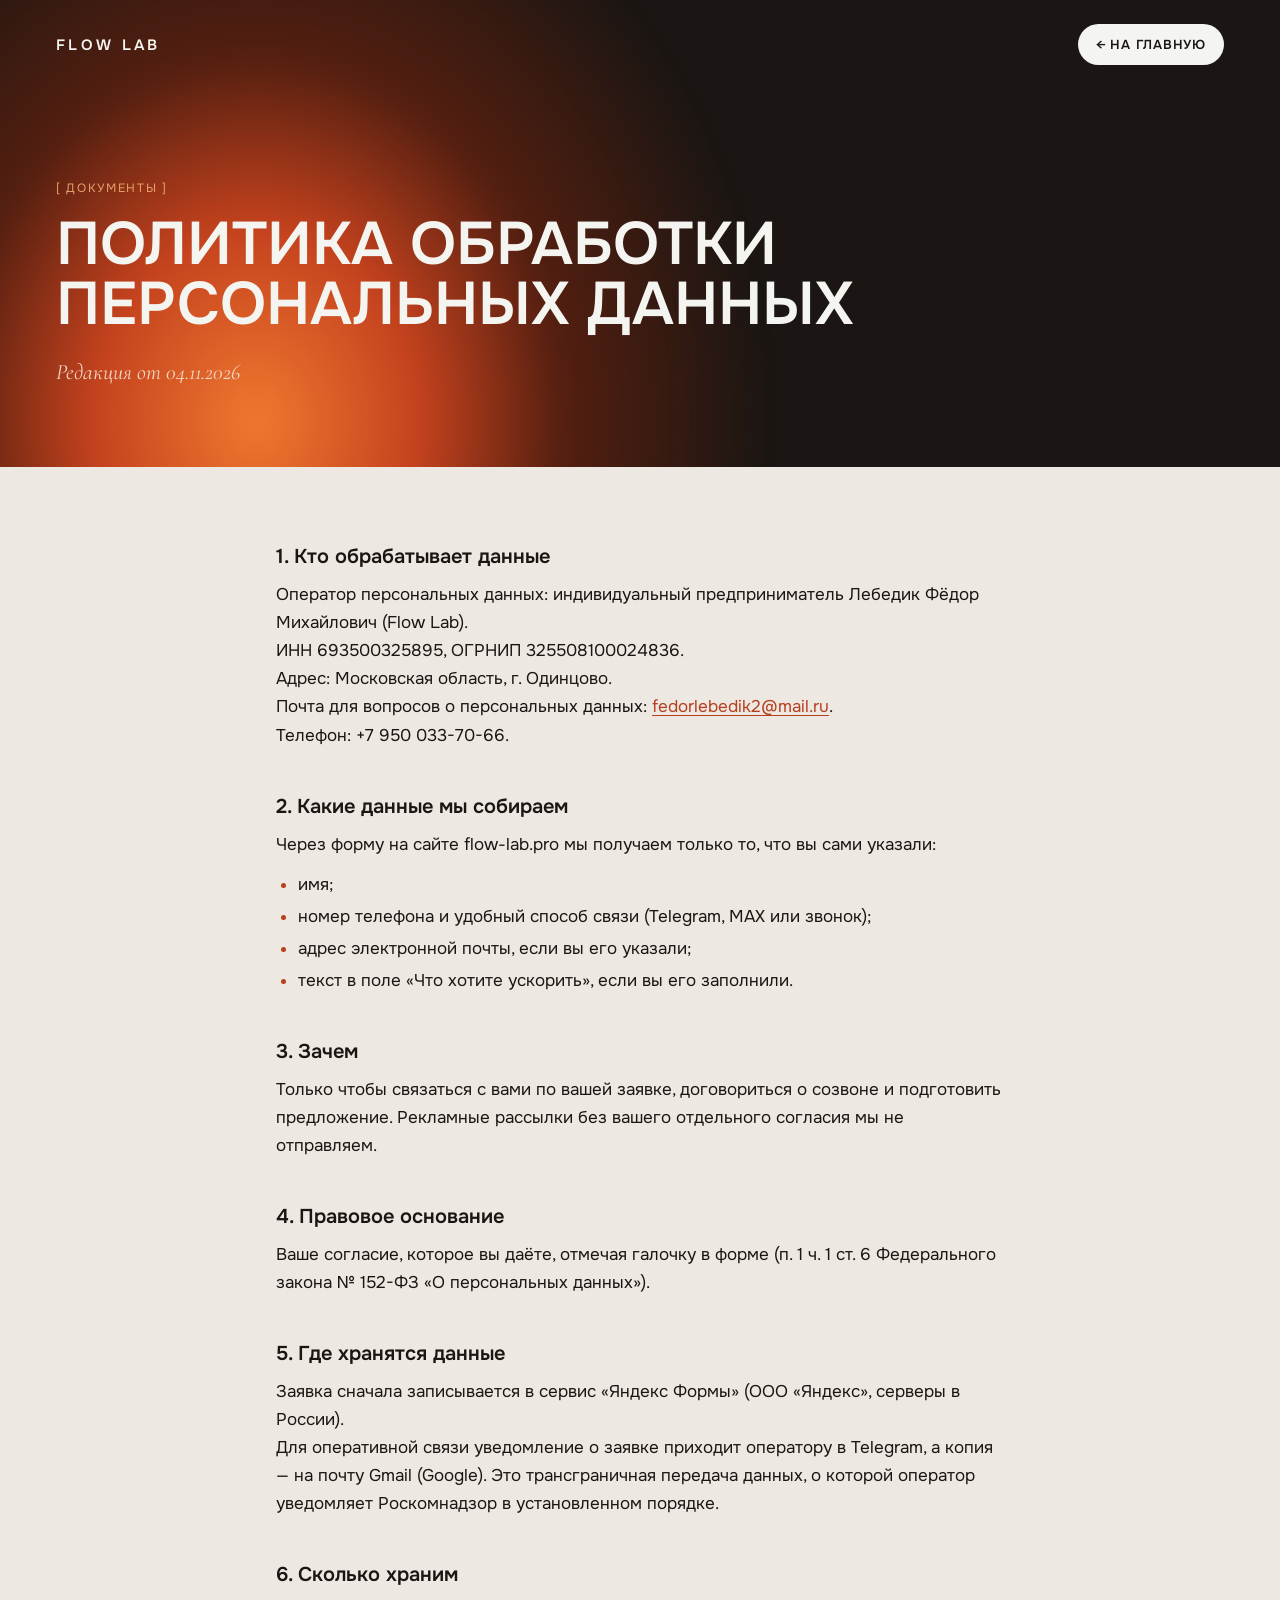
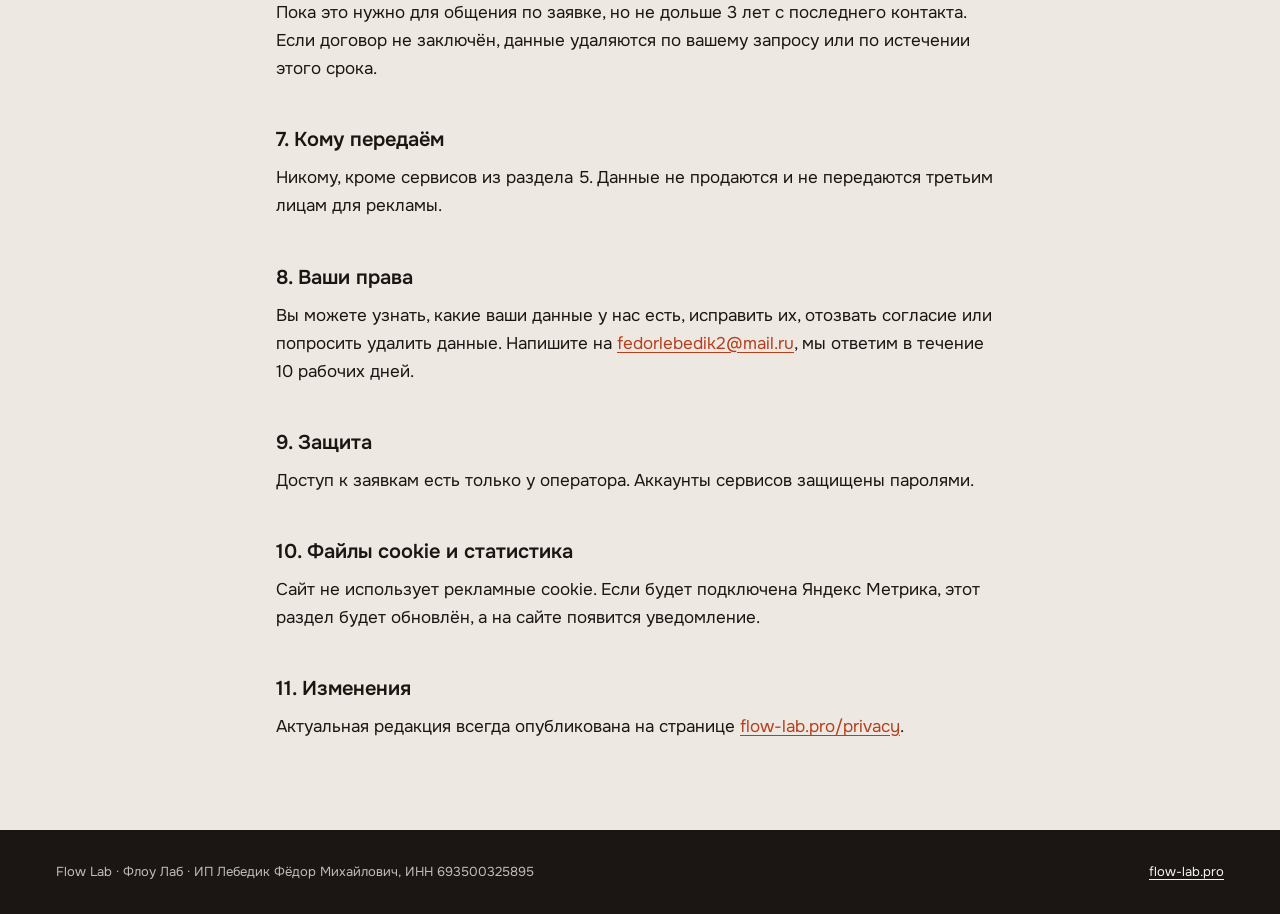
<file: privacy/index.html>
<!doctype html>
<html lang="ru">
<head>
<meta charset="utf-8">
<meta name="viewport" content="width=device-width, initial-scale=1, viewport-fit=cover">
<title>Политика обработки персональных данных — Flow Lab (Флоу Лаб)</title>
<link rel="icon" href="/favicon.ico" sizes="16x16 32x32">
<link rel="icon" href="/favicon.svg" type="image/svg+xml">
<link rel="icon" href="/icon-192.png" type="image/png" sizes="192x192">
<link rel="icon" href="/icon-512.png" type="image/png" sizes="512x512">
<link rel="apple-touch-icon" href="/apple-touch-icon.png">
<meta name="theme-color" content="#17130F">
<meta name="description" content="Политика обработки персональных данных Flow Lab (Флоу Лаб), ИП Лебедик Фёдор Михайлович: какие данные собирает форма на сайте flow-lab.pro, зачем и как их удалить.">
<link rel="canonical" href="https://flow-lab.pro/privacy/">
<meta property="og:type" content="article">
<meta property="og:locale" content="ru_RU">
<meta property="og:site_name" content="Flow Lab">
<meta property="og:title" content="Политика обработки персональных данных — Flow Lab">
<meta property="og:url" content="https://flow-lab.pro/privacy/">
<link rel="preconnect" href="https://fonts.googleapis.com">
<link rel="stylesheet" href="https://fonts.googleapis.com/css2?family=Onest:wght@400;500;600&amp;family=Cormorant+Garamond:ital,wght@1,500&amp;display=swap">
<style>
html{-webkit-text-size-adjust:100%}
body{margin:0;background:#EDE8E2;color:#1B1613;font-family:'Onest',system-ui,-apple-system,'Segoe UI',sans-serif;-webkit-font-smoothing:antialiased}
a{color:#B5401F;text-underline-offset:3px}a:hover{color:#8E2F15}
a:focus-visible{outline:2px solid #E8A06A;outline-offset:3px}
.top{position:relative;overflow:hidden;background:#1B1613;color:#F4F4F0}
.glow{position:absolute;left:-20%;bottom:-120%;width:80%;height:260%;border-radius:50%;background:radial-gradient(closest-side,#F0782F 0%,#C4421E 32%,rgba(140,40,14,.5) 60%,rgba(27,22,19,0) 100%);filter:blur(10px);pointer-events:none}
.wrap{position:relative;max-width:1200px;margin:0 auto;box-sizing:border-box;padding-left:max(16px,env(safe-area-inset-left,0px));padding-right:max(16px,env(safe-area-inset-right,0px))}
nav{display:flex;align-items:center;justify-content:space-between;gap:16px;padding-block:24px}
.logo{color:#F4F4F0;text-decoration:none;font-weight:600;font-size:15px;letter-spacing:.22em;text-transform:uppercase}
.back{color:#1B1613;background:#F4F4F0;text-decoration:none;font-size:13px;font-weight:600;letter-spacing:.06em;text-transform:uppercase;padding:12px 18px;border-radius:999px;white-space:nowrap}
.back:hover{color:#1B1613;background:#fff}
.hero{padding-block:clamp(40px,7vw,96px) clamp(40px,6vw,80px)}
.tag{margin:0 0 16px;font-size:12px;letter-spacing:.14em;text-transform:uppercase;color:#E8A06A}
h1{margin:0;max-width:820px;font-weight:600;font-size:clamp(30px,5vw,60px);line-height:1;text-transform:uppercase;text-wrap:balance}
.ed{margin:20px 0 0;font-family:'Cormorant Garamond',Georgia,serif;font-style:italic;font-size:22px;color:#F1D9C4}
main .wrap{max-width:760px;padding-block:clamp(40px,6vw,80px)}
h2{margin:44px 0 12px;font-size:20px;font-weight:600;line-height:1.25;text-wrap:balance}
h2:first-child{margin-top:0}
p,li{font-size:17px;line-height:1.65}
p{margin:0 0 12px}
ul{margin:0 0 12px;padding-left:22px}li{margin:4px 0}li::marker{color:#B5401F}
footer{background:#1B1613;color:rgba(244,244,240,.75);font-size:13px;line-height:1.6}
footer .wrap{display:flex;flex-wrap:wrap;gap:8px 32px;justify-content:space-between;padding-block:32px}
footer a{color:#F4F4F0}
</style>
</head>
<body>
<header class="top">
  <div class="glow" aria-hidden="true"></div>
  <div class="wrap">
    <nav aria-label="Навигация"><a class="logo" href="/">Flow&#160;Lab</a><a class="back" href="/">← На&#160;главную</a></nav>
    <div class="hero">
      <p class="tag">[ документы ]</p>
      <h1>Политика обработки персональных данных</h1>
      <p class="ed">Редакция от 04.11.2026</p>
    </div>
  </div>
</header>
<main><div class="wrap">
<h2>1. Кто обрабатывает данные</h2>
<p>Оператор персональных данных: индивидуальный предприниматель Лебедик Фёдор Михайлович (Flow Lab).<br>
ИНН 693500325895, ОГРНИП 325508100024836.<br>
Адрес: Московская область, г. Одинцово.<br>
Почта для вопросов о персональных данных: <a href="mailto:fedorlebedik2@mail.ru">fedorlebedik2@mail.ru</a>.<br>
Телефон: +7 950 033-70-66.</p>
<h2>2. Какие данные мы собираем</h2>
<p>Через форму на сайте flow-lab.pro мы получаем только то, что вы сами указали:</p>
<ul><li>имя;</li><li>номер телефона и удобный способ связи (Telegram, MAX или звонок);</li><li>адрес электронной почты, если вы его указали;</li><li>текст в поле «Что хотите ускорить», если вы его заполнили.</li></ul>
<h2>3. Зачем</h2>
<p>Только чтобы связаться с вами по вашей заявке, договориться о созвоне и подготовить предложение. Рекламные рассылки без вашего отдельного согласия мы не отправляем.</p>
<h2>4. Правовое основание</h2>
<p>Ваше согласие, которое вы даёте, отмечая галочку в форме (п. 1 ч. 1 ст. 6 Федерального закона № 152-ФЗ «О персональных данных»).</p>
<h2>5. Где хранятся данные</h2>
<p>Заявка сначала записывается в сервис «Яндекс Формы» (ООО «Яндекс», серверы в России).<br>
Для оперативной связи уведомление о заявке приходит оператору в Telegram, а копия — на почту Gmail (Google). Это трансграничная передача данных, о которой оператор уведомляет Роскомнадзор в установленном порядке.</p>
<h2>6. Сколько храним</h2>
<p>Пока это нужно для общения по заявке, но не дольше 3 лет с последнего контакта. Если договор не заключён, данные удаляются по вашему запросу или по истечении этого срока.</p>
<h2>7. Кому передаём</h2>
<p>Никому, кроме сервисов из раздела 5. Данные не продаются и не передаются третьим лицам для рекламы.</p>
<h2>8. Ваши права</h2>
<p>Вы можете узнать, какие ваши данные у нас есть, исправить их, отозвать согласие или попросить удалить данные. Напишите на <a href="mailto:fedorlebedik2@mail.ru">fedorlebedik2@mail.ru</a>, мы ответим в течение 10 рабочих дней.</p>
<h2>9. Защита</h2>
<p>Доступ к заявкам есть только у оператора. Аккаунты сервисов защищены паролями.</p>
<h2>10. Файлы cookie и статистика</h2>
<p>Сайт не использует рекламные cookie. Если будет подключена Яндекс Метрика, этот раздел будет обновлён, а на сайте появится уведомление.</p>
<h2>11. Изменения</h2>
<p>Актуальная редакция всегда опубликована на странице <a href="/privacy/">flow-lab.pro/privacy</a>.</p>
</div></main>
<footer><div class="wrap">
  <span>Flow Lab · Флоу Лаб · ИП Лебедик Фёдор Михайлович, ИНН&#160;693500325895</span>
  <a href="/">flow-lab.pro</a>
</div></footer>
</body>
</html>
</file>
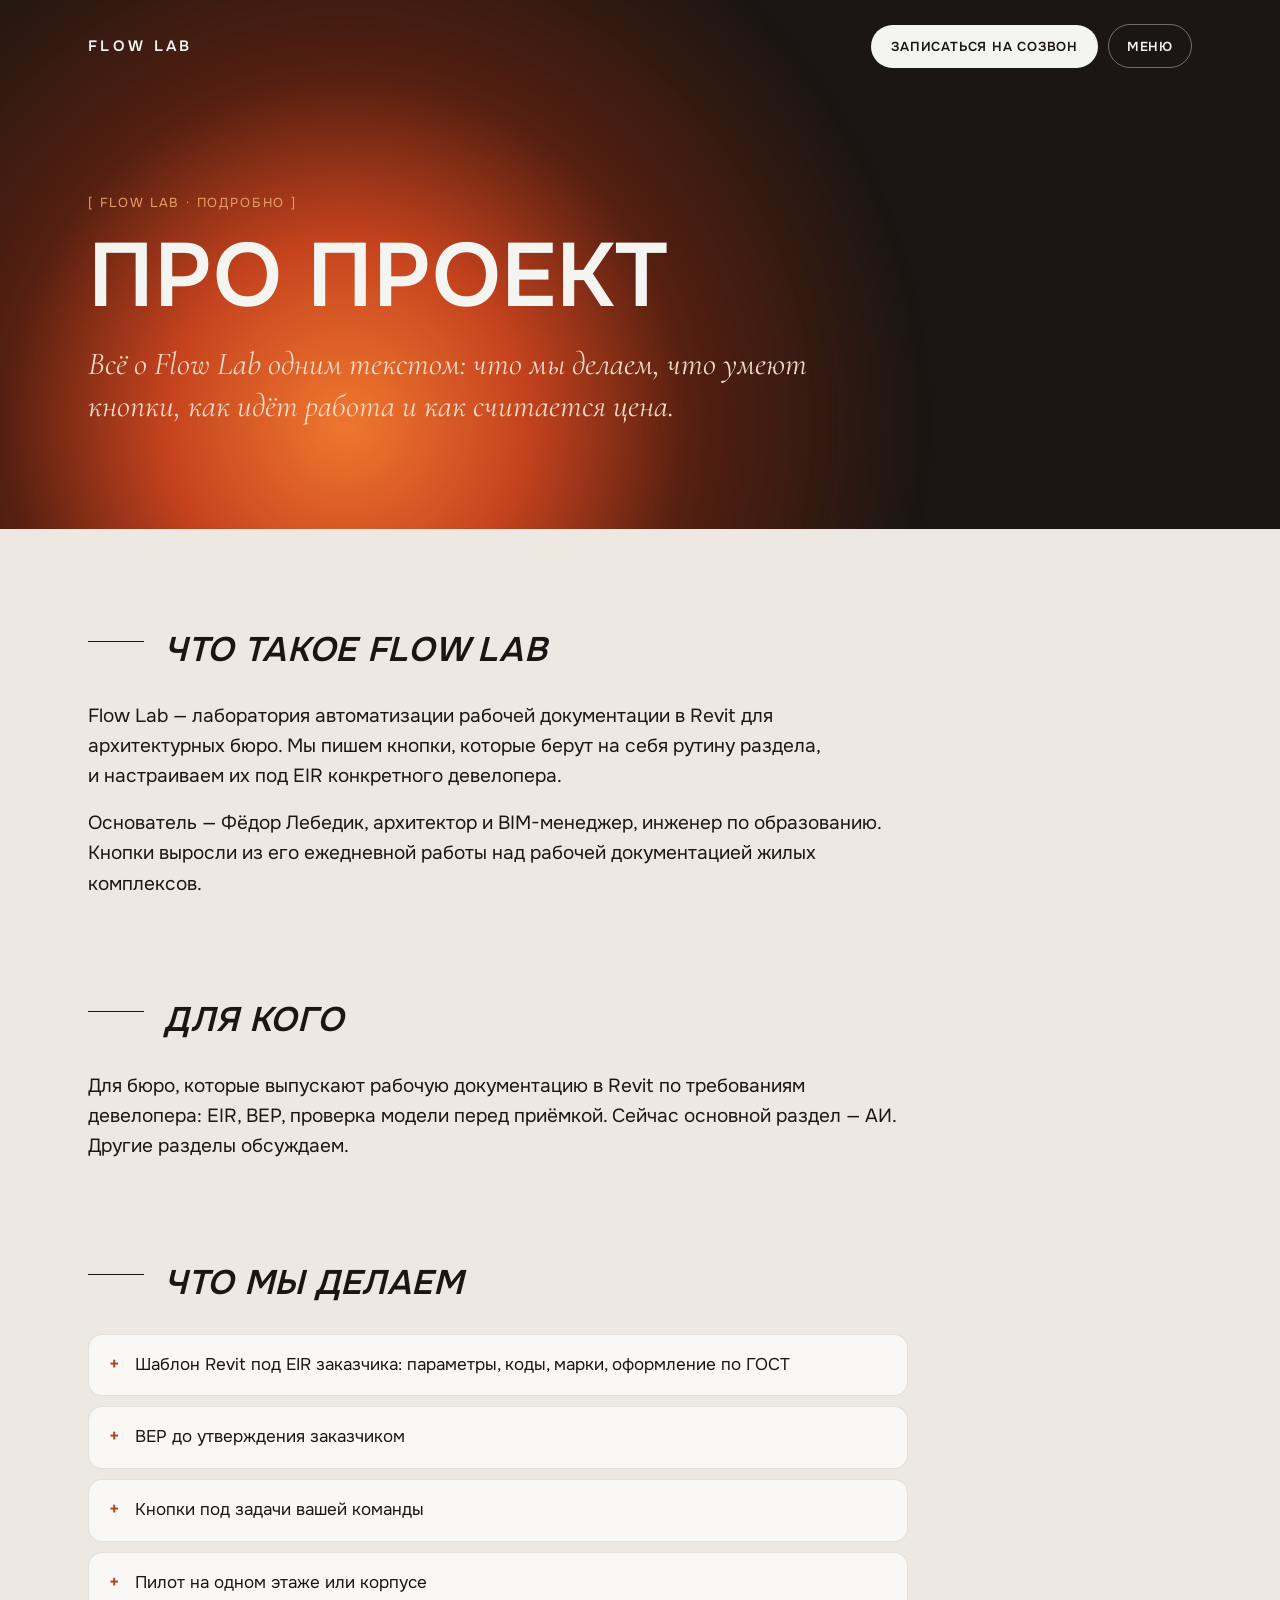
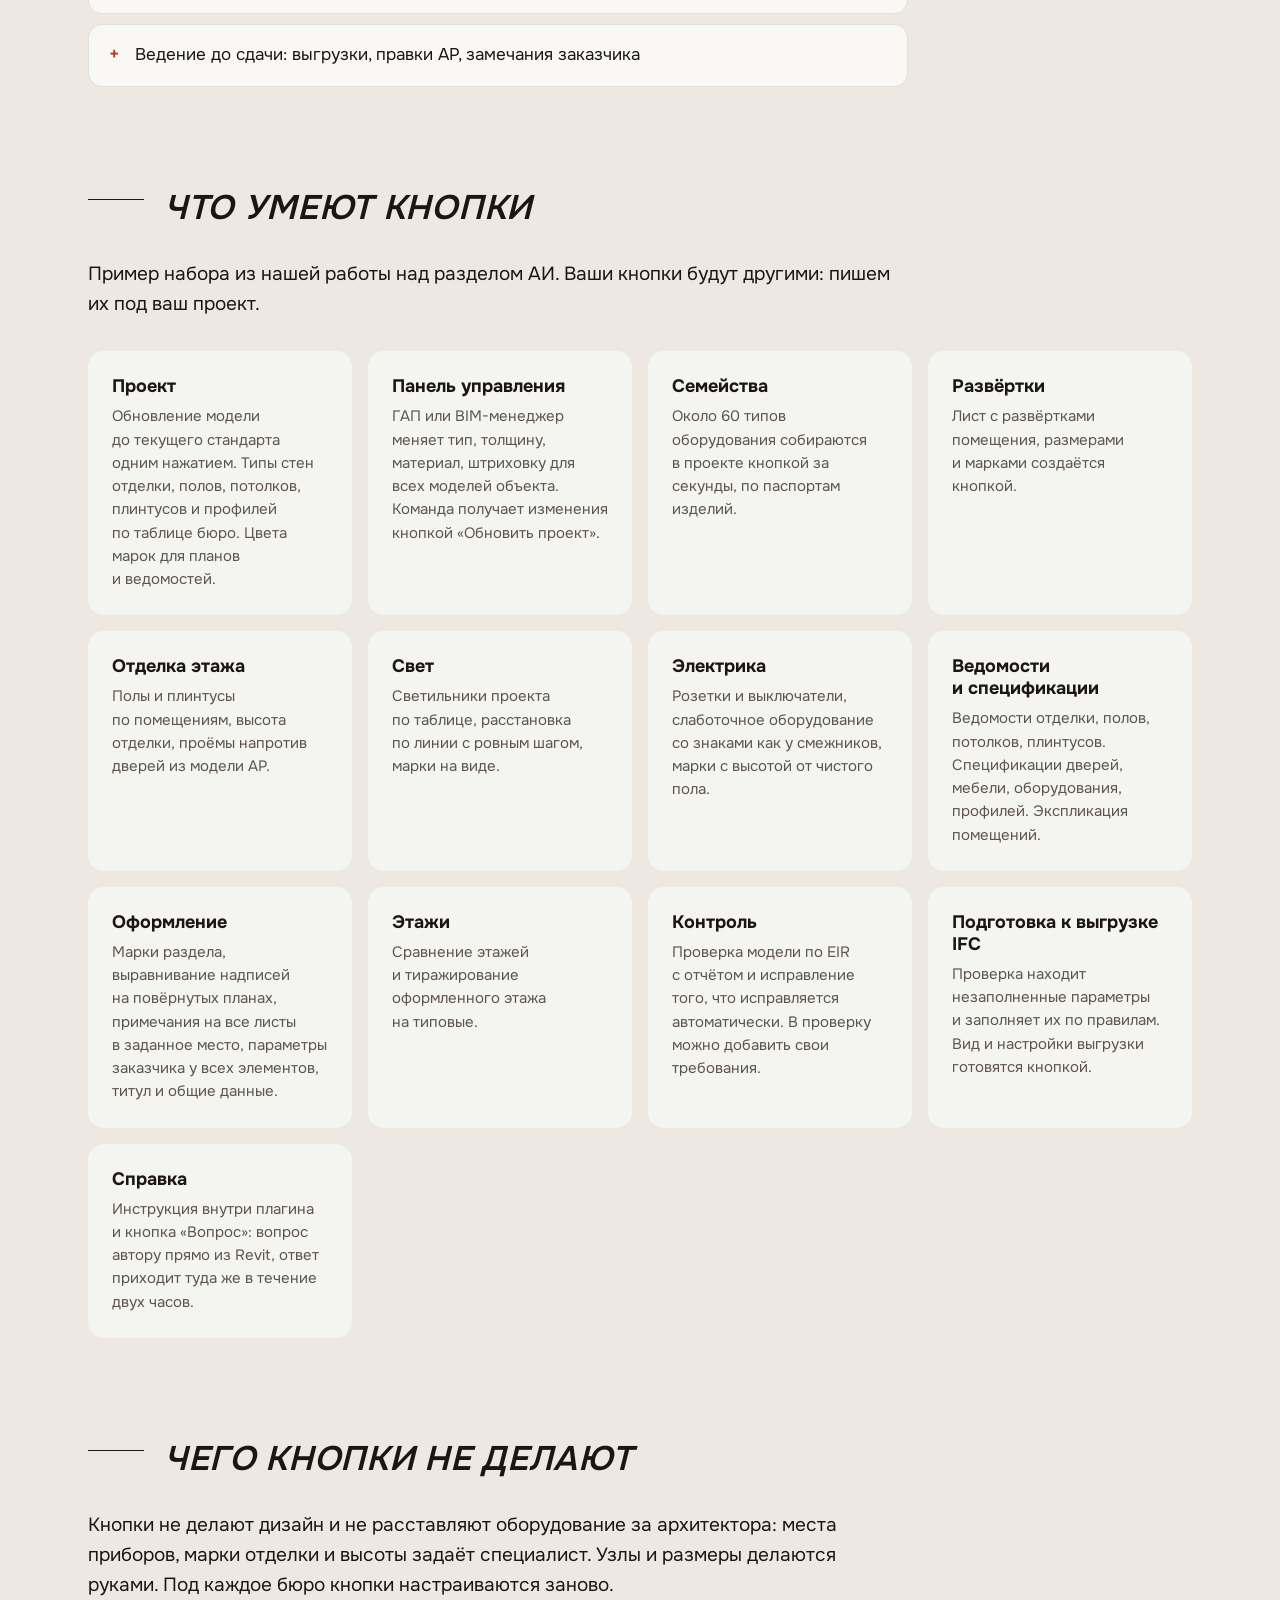
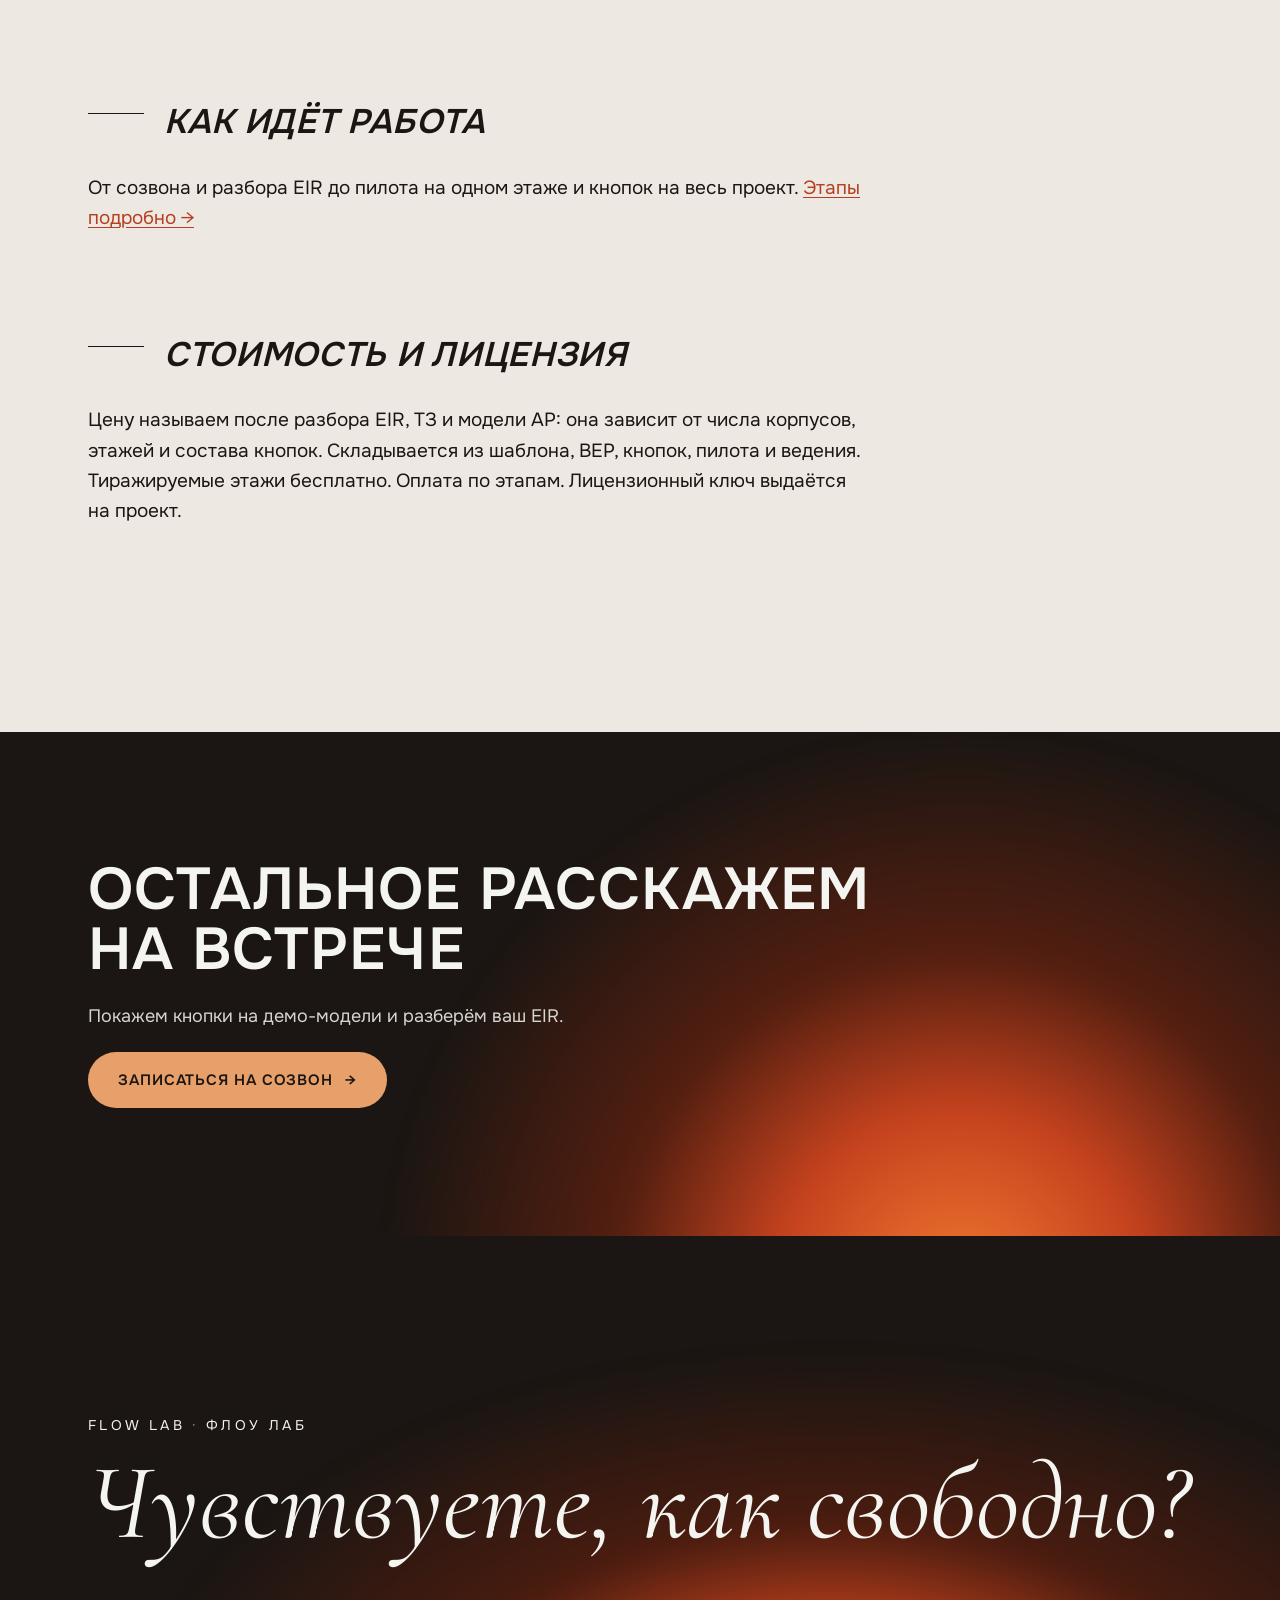
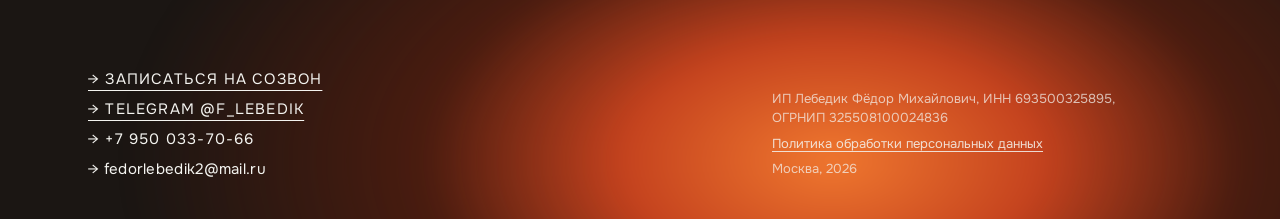
<file: pro-proekt/index.html>
<!doctype html>
<html lang="ru">
<head>
<meta charset="utf-8">
<meta name="viewport" content="width=device-width, initial-scale=1, viewport-fit=cover">
<title>Про проект — Flow Lab, автоматизация Revit для бюро</title>
<meta name="description" content="Flow Lab подробно: что умеют кнопки для Revit, как идёт работа, из чего складывается цена, что нужно для старта.">
<link rel="canonical" href="https://flow-lab.pro/pro-proekt/">
<link rel="icon" href="/favicon.ico" sizes="16x16 32x32">
<link rel="icon" href="/favicon.svg" type="image/svg+xml">
<link rel="icon" href="/icon-192.png" type="image/png" sizes="192x192">
<link rel="icon" href="/icon-512.png" type="image/png" sizes="512x512">
<link rel="apple-touch-icon" href="/apple-touch-icon.png">
<meta name="theme-color" content="#17130F">
<meta property="og:type" content="website">
<meta property="og:locale" content="ru_RU">
<meta property="og:site_name" content="Flow Lab">
<meta property="og:title" content="Про проект — Flow Lab, автоматизация Revit для бюро">
<meta property="og:description" content="Flow Lab подробно: что умеют кнопки для Revit, как идёт работа, из чего складывается цена, что нужно для старта.">
<meta property="og:url" content="https://flow-lab.pro/pro-proekt/">
<meta property="og:image" content="https://flow-lab.pro/og.jpg">
<meta name="twitter:card" content="summary_large_image">
<link rel="icon" href="/favicon-120.png" type="image/png" sizes="120x120">
<link rel="preconnect" href="https://fonts.googleapis.com">
<link rel="stylesheet" href="https://fonts.googleapis.com/css2?family=Onest:wght@400;500;600&amp;family=Cormorant+Garamond:ital,wght@1,400;1,500&amp;display=swap">
<style>
html{-webkit-text-size-adjust:100%;scroll-behavior:smooth}
body{margin:0;background:#EDE8E2;color:#1B1613;font-family:'Onest',system-ui,-apple-system,'Segoe UI',sans-serif;-webkit-font-smoothing:antialiased}
a{color:#B5401F;text-underline-offset:3px}a:hover{color:#8E2F15}
a:focus-visible,button:focus-visible{outline:2px solid #E8A06A;outline-offset:3px}
.wrap{position:relative;max-width:1200px;margin:0 auto;box-sizing:border-box;padding-left:max(16px,clamp(16px,4vw,48px),env(safe-area-inset-left,0px));padding-right:max(16px,clamp(16px,4vw,48px),env(safe-area-inset-right,0px))}
.top{position:relative;overflow:hidden;background:#1B1613;color:#F4F4F0}
.glow{position:absolute;left:-18%;bottom:-90%;width:90%;height:220%;border-radius:50%;background:radial-gradient(closest-side,#F0782F 0%,#C4421E 32%,rgba(140,40,14,.5) 60%,rgba(27,22,19,0) 100%);filter:blur(10px);pointer-events:none;animation:fsBreath 9s ease-in-out infinite alternate}
@keyframes fsBreath{from{transform:scale(1);opacity:.9}to{transform:scale(1.1) translate(3%,-2%);opacity:1}}
.hero{padding-block:clamp(48px,8vw,120px) clamp(56px,8vw,110px);display:flex;flex-direction:column;gap:22px}
.tag{margin:0;font-size:13px;letter-spacing:.14em;text-transform:uppercase;color:#E8A06A}
h1{margin:0;font-weight:600;font-size:clamp(40px,7vw,92px);line-height:.98;text-transform:uppercase;text-wrap:balance}
.lead{margin:0;max-width:760px;font-family:'Cormorant Garamond',Georgia,serif;font-style:italic;font-size:clamp(22px,2.6vw,32px);line-height:1.3;color:#F1D9C4}
.sec{padding-block:clamp(64px,8vw,110px) 0;display:flex;flex-direction:column;gap:32px}
.sec:last-child{padding-bottom:clamp(64px,8vw,110px)}
.h2{display:flex;align-items:flex-start;gap:20px}
.h2 span{flex:none;width:56px;height:1px;background:#1B1613;margin-top:.62em}
h2{margin:0;font-size:clamp(24px,2.8vw,34px);line-height:1.1;font-weight:600;font-style:italic;text-transform:uppercase;letter-spacing:.02em;text-wrap:balance}
.cards{display:grid;grid-template-columns:repeat(auto-fit,minmax(260px,1fr));gap:20px}
.card{background:#F4F4F0;border-radius:16px;padding:clamp(22px,3vw,34px);display:flex;flex-direction:column;gap:12px}
.card b{font-family:'Cormorant Garamond',Georgia,serif;font-style:italic;font-weight:500;font-size:40px;line-height:1;color:#B5401F}
.card h3{margin:0;font-size:21px;font-weight:600;line-height:1.2}
.card p{margin:0;font-size:16px;line-height:1.6;color:#5E544D}
.steps{list-style:none;margin:0;padding:0;display:flex;flex-direction:column}
.step{display:grid;grid-template-columns:clamp(64px,9vw,120px) minmax(0,1fr);gap:8px 24px;padding:26px 0;border-top:1px solid rgba(27,22,19,.16)}
.step:last-child{border-bottom:1px solid rgba(27,22,19,.16)}
.step .n{font-family:'Cormorant Garamond',Georgia,serif;font-style:italic;font-size:clamp(40px,5vw,64px);line-height:.9;color:#B5401F}
.step h3{margin:0;font-size:clamp(20px,2.2vw,26px);font-weight:600;line-height:1.2}
.step p{margin:8px 0 0;max-width:720px;font-size:17px;line-height:1.6;color:#5E544D}
.step .res{margin-top:12px;display:inline-flex;flex-wrap:wrap;gap:6px 10px;align-items:baseline;font-size:15px;line-height:1.5;color:#1B1613}
.step .res i{font-style:normal;font-size:12px;letter-spacing:.14em;text-transform:uppercase;color:#B5401F}
.two{display:grid;grid-template-columns:repeat(auto-fit,minmax(300px,1fr));gap:20px}
.plus{list-style:none;margin:0;padding:0;display:flex;flex-direction:column;gap:10px}
.plus li{background:#FAF8F4;border:1px solid rgba(27,22,19,.1);border-radius:14px;padding:18px 20px 18px 46px;position:relative;font-size:17px;line-height:1.45}
.plus li::before{content:"+";position:absolute;left:20px;top:16px;color:#B5401F;font-weight:600;font-size:18px}
.dark{position:relative;overflow:hidden;background:#1B1613;color:#F4F4F0;border-radius:16px;padding:clamp(26px,4vw,48px);display:flex;flex-direction:column;gap:14px}
.dark::before{content:"";position:absolute;right:-25%;top:-60%;width:80%;height:220%;border-radius:50%;background:radial-gradient(closest-side,rgba(240,120,47,.7),rgba(196,66,30,.3) 45%,rgba(27,22,19,0));pointer-events:none}
.dark>*{position:relative}
.dark .k{margin:0;font-size:12px;letter-spacing:.14em;text-transform:uppercase;color:#E8A06A}
.dark h3{margin:0;font-size:clamp(24px,2.8vw,34px);line-height:1.15;font-weight:600}
.dark p{margin:0;max-width:720px;font-size:17px;line-height:1.65;color:rgba(244,244,240,.86)}
.cta{position:relative;overflow:hidden;background:#1B1613;color:#F4F4F0}
.cta .wrap{padding-block:clamp(72px,10vw,140px);display:flex;flex-direction:column;gap:22px;align-items:flex-start}
.cta h2{font-style:normal;font-size:clamp(30px,4.6vw,60px);line-height:1.02}
.cta p{margin:0;max-width:640px;font-size:18px;line-height:1.6;color:rgba(244,244,240,.86)}
.btn{display:inline-flex;align-items:center;gap:12px;min-height:56px;padding:0 30px;border-radius:999px;background:#E8A06A;color:#1B1613;text-decoration:none;font-weight:600;font-size:15px;letter-spacing:.06em;text-transform:uppercase}
.btn:hover{color:#1B1613;background:#F0B27F}
.q-fig{margin:0;max-width:260px}
.q-img{overflow:hidden;border-radius:3px;aspect-ratio:4/5;background:#E4DDD5}
.q-img img{display:block;width:100%;height:100%;object-fit:cover;filter:saturate(.8) contrast(.95);opacity:.88}
@media (max-width:700px){.q-fig{display:none}}
/* контакты */
.kgrid{display:grid;grid-template-columns:minmax(0,5fr) minmax(0,7fr);gap:clamp(24px,4vw,56px);align-items:start}
@media (max-width:900px){.kgrid{grid-template-columns:minmax(0,1fr)}}
.klist{list-style:none;margin:0;padding:0;display:flex;flex-direction:column}
.klist li{display:flex;flex-direction:column;gap:4px;padding:18px 0;border-top:1px solid rgba(27,22,19,.16)}
.klist li:last-child{border-bottom:1px solid rgba(27,22,19,.16)}
.klist i{font-style:normal;font-size:12px;letter-spacing:.14em;text-transform:uppercase;color:#8C7F74}
.klist span,.klist a{font-size:19px;line-height:1.4;color:#1B1613}
.klist a{text-decoration-color:rgba(181,64,31,.5)}
.sel{user-select:all}
.tg{align-self:flex-start;display:inline-flex;align-items:center;gap:10px;min-height:52px;padding:0 24px;border-radius:999px;background:#1B1613;color:#F4F4F0!important;text-decoration:none;font-weight:600;font-size:15px}
.tg:hover{background:#000}
.formcard{background:#F4F4F0;border-radius:16px;padding:clamp(18px,3vw,32px);display:flex;flex-direction:column;gap:12px}
.formcard h2{font-size:clamp(22px,2.4vw,28px)}
.lf-frame{display:block;width:100%;border:0;background:transparent;height:780px}
@media (max-width:600px){.lf-frame{height:960px}}
.small{margin:0;font-size:13px;line-height:1.6;color:#6F645B}
.req{padding-block:28px 0;font-size:13px;line-height:1.7;color:#6F645B}
/* подвал и липкая кнопка, как на главной */
footer{position:relative;overflow:hidden;background:#1B1613;color:#F4F4F0}
footer .fglow{position:absolute;left:10%;top:20%;width:110%;height:140%;border-radius:50%;background:radial-gradient(closest-side,#F0782F 0%,#C4421E 30%,rgba(120,34,12,.5) 58%,rgba(27,22,19,0) 100%);filter:blur(12px);pointer-events:none}
footer .wrap{padding-block:clamp(90px,14vw,200px) 40px;display:flex;flex-direction:column;gap:clamp(60px,9vw,120px)}
footer .big{margin:0;font-family:'Cormorant Garamond',Georgia,serif;font-style:italic;font-size:clamp(46px,8.4vw,120px);line-height:.95}
footer .row{display:flex;flex-wrap:wrap;gap:32px 64px;align-items:flex-end;justify-content:space-between}
footer .links{display:flex;flex-direction:column;gap:10px;font-size:15px;letter-spacing:.08em;text-transform:uppercase}
footer .links a,footer .links span{color:#F4F4F0;text-underline-offset:6px}
footer .legal{display:flex;flex-direction:column;gap:6px;font-size:13px;line-height:1.5;color:rgba(244,244,240,.72);max-width:420px}
footer .legal a{color:rgba(244,244,240,.85)}
.cta-sticky{position:fixed;z-index:50;right:max(20px,env(safe-area-inset-right,0px));bottom:max(20px,env(safe-area-inset-bottom,0px));display:inline-flex;align-items:center;gap:10px;height:44px;padding:0 18px 0 20px;border-radius:999px;background:rgba(27,22,19,.92);color:#F4F4F0;text-decoration:none;font-weight:600;font-size:13px;letter-spacing:.06em;text-transform:uppercase;box-shadow:0 10px 30px -12px rgba(27,22,19,.6),0 0 0 1px rgba(232,160,106,.35);-webkit-backdrop-filter:blur(8px);backdrop-filter:blur(8px);opacity:0;transform:translateY(8px);pointer-events:none;transition:opacity .3s ease,transform .3s ease}
.cta-sticky.on{opacity:1;transform:none;pointer-events:auto}
.cta-sticky span{color:#E8A06A}
.cta-sticky:hover{color:#F4F4F0;background:#1B1613}
@media (max-width:600px){.cta-sticky{left:max(16px,env(safe-area-inset-left,0px));right:max(16px,env(safe-area-inset-right,0px));bottom:max(12px,env(safe-area-inset-bottom,0px));justify-content:center;height:48px}footer{padding-bottom:72px}}
@media (prefers-reduced-motion:reduce){.glow{animation:none}html{scroll-behavior:auto}.cta-sticky{transition:none}}
/* верхнее меню (общее для всех страниц) */
.fl-nav{position:relative;z-index:5;max-width:1200px;margin:0 auto;padding:24px clamp(16px,4vw,48px);box-sizing:border-box;display:flex;align-items:center;justify-content:space-between;gap:24px}
.fl-logo{color:#F4F4F0;text-decoration:none;font-weight:600;font-size:15px;letter-spacing:.22em;text-transform:uppercase;white-space:nowrap}
.fl-links{display:flex;gap:26px;align-items:center;font-size:13px;letter-spacing:.08em;text-transform:uppercase}
.fl-links a{color:rgba(244,244,240,.78);text-decoration:none;white-space:nowrap}
.fl-links a:hover,.fl-links a[aria-current="page"]{color:#F4F4F0}
.fl-links a[aria-current="page"]{text-decoration:underline;text-underline-offset:6px;text-decoration-color:#E8A06A}
.fl-right{display:flex;align-items:center;gap:10px}
.fl-call{color:#1B1613;background:#F4F4F0;text-decoration:none;font-size:13px;font-weight:600;letter-spacing:.06em;text-transform:uppercase;padding:13px 20px;border-radius:999px;white-space:nowrap}
.fl-call:hover{color:#1B1613;background:#fff}
.fl-menu-btn{display:none;min-height:44px;padding:0 18px;border-radius:999px;border:1px solid rgba(244,244,240,.4);background:transparent;color:#F4F4F0;font:600 13px 'Onest',system-ui,sans-serif;letter-spacing:.06em;text-transform:uppercase;cursor:pointer}
.fl-menu{display:none;position:fixed;inset:0;z-index:900;background:#1B1613;color:#F4F4F0;overflow-y:auto;padding:max(24px,env(safe-area-inset-top,0px)) max(16px,env(safe-area-inset-right,0px)) max(32px,env(safe-area-inset-bottom,0px)) max(16px,env(safe-area-inset-left,0px));box-sizing:border-box;flex-direction:column;gap:28px}
.fl-menu::before{content:"";position:absolute;left:-30%;bottom:-40%;width:120%;height:90%;border-radius:50%;background:radial-gradient(closest-side,rgba(240,120,47,.55),rgba(196,66,30,.2) 55%,rgba(27,22,19,0));pointer-events:none}
html.fl-menu-open{overflow:hidden}
html.fl-menu-open .fl-menu{display:flex}
.fl-menu__top{position:relative;display:flex;align-items:center;justify-content:space-between;gap:16px}
.fl-menu__list{position:relative;display:flex;flex-direction:column;margin-top:12px}
.fl-menu__list a{color:#F4F4F0;text-decoration:none;font-size:clamp(24px,7vw,34px);font-weight:600;text-transform:uppercase;letter-spacing:.01em;padding:14px 0;border-top:1px solid rgba(244,244,240,.18)}
.fl-menu__list a[aria-current="page"]{color:#E8A06A}
.fl-menu .fl-call{position:relative;align-self:flex-start;padding:16px 24px;font-size:14px}
.fl-menu__note{position:relative;margin:auto 0 0;font-size:14px;color:rgba(244,244,240,.7)}
@media (max-width:1100px){.fl-links{display:none}.fl-menu-btn{display:inline-flex;align-items:center}}
@media (max-width:560px){.fl-nav .fl-call{display:none}}
</style>
<link rel="stylesheet" href="/fl-extra.css">
<script src="/fl-extra.js" defer></script>
</head>
<body>
<header class="top">
  <div class="glow" aria-hidden="true"></div>
  <nav class="fl-nav" aria-label="Главное меню">
    <a class="fl-logo" href="/">Flow&#160;Lab</a>
    <div class="fl-links"><a href="/#buttons">Что автоматизируем</a><a href="/kak-rabotaem/">Как мы работаем</a><a href="/#price">Стоимость</a><a href="/#faq">Вопросы</a><a href="/kontakty/">Контакты</a><a href="/pro-proekt/" aria-current="page">Про проект</a></div>
    <div class="fl-right"><a class="fl-call" href="/kontakty/#form">Записаться на&#160;созвон</a><button type="button" class="fl-menu-btn" data-fl-menu="open" aria-controls="fl-menu" aria-expanded="false">Меню</button></div>
  </nav>
  <div class="wrap hero">
    <p class="tag">[ Flow Lab · подробно ]</p>
    <h1>Про проект</h1>
    <p class="lead">Всё о Flow Lab одним текстом: что мы делаем, что умеют кнопки, как идёт работа и&#160;как считается цена.</p>
  </div>
</header>
<main>
<style>.prose{display:flex;flex-direction:column;gap:16px;max-width:820px}.prose p{margin:0;font-size:clamp(17px,1.5vw,19px);line-height:1.6}.pnl{display:grid;grid-template-columns:repeat(auto-fit,minmax(260px,1fr));gap:16px}.pnl div{padding:24px;border-radius:16px;background:#F4F4F0}.pnl b{display:block;font-size:18px;margin-bottom:8px}.pnl p{margin:0;font-size:15px;line-height:1.55;color:#5E544D}</style><div class="wrap"><section class="sec"><div class="h2"><span aria-hidden="true"></span><h2>Что такое Flow Lab</h2></div><div class="prose"><p>Flow Lab — лаборатория автоматизации рабочей документации в&#160;Revit для архитектурных бюро. Мы пишем кнопки, которые берут на&#160;себя рутину раздела, и&#160;настраиваем их под EIR конкретного девелопера.</p><p>Основатель — Фёдор Лебедик, архитектор и&#160;BIM-менеджер, инженер по&#160;образованию. Кнопки выросли из его ежедневной работы над рабочей документацией жилых комплексов.</p></div></section><section class="sec"><div class="h2"><span aria-hidden="true"></span><h2>Для кого</h2></div><div class="prose"><p>Для бюро, которые выпускают рабочую документацию в&#160;Revit по&#160;требованиям девелопера: EIR, BEP, проверка модели перед приёмкой. Сейчас основной раздел — АИ. Другие разделы обсуждаем.</p></div></section><section class="sec"><div class="h2"><span aria-hidden="true"></span><h2>Что мы делаем</h2></div><div class="prose"><ul class="plus"><li>Шаблон Revit под EIR заказчика: параметры, коды, марки, оформление по&#160;ГОСТ</li><li>BEP до&#160;утверждения заказчиком</li><li>Кнопки под задачи вашей команды</li><li>Пилот на&#160;одном этаже или корпусе</li><li>Ведение до&#160;сдачи: выгрузки, правки АР, замечания заказчика</li></ul></div></section><section class="sec"><div class="h2"><span aria-hidden="true"></span><h2>Что умеют кнопки</h2></div><div class="prose"><p>Пример набора из нашей работы над разделом АИ. Ваши кнопки будут другими: пишем их под ваш проект.</p></div><div class="pnl"><div><b>Проект</b><p>Обновление модели до&#160;текущего стандарта одним нажатием. Типы стен отделки, полов, потолков, плинтусов и&#160;профилей по&#160;таблице бюро. Цвета марок для планов и&#160;ведомостей.</p></div><div><b>Панель управления</b><p>ГАП или BIM-менеджер меняет тип, толщину, материал, штриховку для всех моделей объекта. Команда получает изменения кнопкой «Обновить проект».</p></div><div><b>Семейства</b><p>Около 60 типов оборудования собираются в&#160;проекте кнопкой за секунды, по&#160;паспортам изделий.</p></div><div><b>Развёртки</b><p>Лист с&#160;развёртками помещения, размерами и&#160;марками создаётся кнопкой.</p></div><div><b>Отделка этажа</b><p>Полы и&#160;плинтусы по&#160;помещениям, высота отделки, проёмы напротив дверей из модели АР.</p></div><div><b>Свет</b><p>Светильники проекта по&#160;таблице, расстановка по&#160;линии с&#160;ровным шагом, марки на&#160;виде.</p></div><div><b>Электрика</b><p>Розетки и&#160;выключатели, слаботочное оборудование со знаками как у смежников, марки с&#160;высотой от чистого пола.</p></div><div><b>Ведомости и&#160;спецификации</b><p>Ведомости отделки, полов, потолков, плинтусов. Спецификации дверей, мебели, оборудования, профилей. Экспликация помещений.</p></div><div><b>Оформление</b><p>Марки раздела, выравнивание надписей на&#160;повёрнутых планах, примечания на&#160;все листы в&#160;заданное место, параметры заказчика у всех элементов, титул и&#160;общие данные.</p></div><div><b>Этажи</b><p>Сравнение этажей и&#160;тиражирование оформленного этажа на&#160;типовые.</p></div><div><b>Контроль</b><p>Проверка модели по&#160;EIR с&#160;отчётом и&#160;исправление того, что исправляется автоматически. В проверку можно добавить свои требования.</p></div><div><b>Подготовка к выгрузке IFC</b><p>Проверка находит незаполненные параметры и&#160;заполняет их по&#160;правилам. Вид и&#160;настройки выгрузки готовятся кнопкой.</p></div><div><b>Справка</b><p>Инструкция внутри плагина и&#160;кнопка «Вопрос»: вопрос автору прямо из Revit, ответ приходит туда же в&#160;течение двух часов.</p></div></div></section><section class="sec"><div class="h2"><span aria-hidden="true"></span><h2>Чего кнопки не&#160;делают</h2></div><div class="prose"><p>Кнопки не&#160;делают дизайн и&#160;не расставляют оборудование за архитектора: места приборов, марки отделки и&#160;высоты задаёт специалист. Узлы и&#160;размеры делаются руками. Под каждое бюро кнопки настраиваются заново.</p></div></section><section class="sec"><div class="h2"><span aria-hidden="true"></span><h2>Как идёт работа</h2></div><div class="prose"><p>От созвона и&#160;разбора EIR до&#160;пилота на&#160;одном этаже и&#160;кнопок на&#160;весь проект. <a href="/kak-rabotaem/">Этапы подробно →</a></p></div></section><section class="sec"><div class="h2"><span aria-hidden="true"></span><h2>Стоимость и&#160;лицензия</h2></div><div class="prose"><p>Цену называем после разбора EIR, ТЗ и&#160;модели АР: она зависит от числа корпусов, этажей и&#160;состава кнопок. Складывается из шаблона, BEP, кнопок, пилота и&#160;ведения. Тиражируемые этажи бесплатно. Оплата по&#160;этапам. Лицензионный ключ выдаётся на&#160;проект.</p></div></section></div><section class="cta" aria-labelledby="cta-h" style="margin-top:clamp(64px,8vw,110px)">
  <div class="glow" aria-hidden="true" style="left:auto;right:-20%;bottom:-120%"></div>
  <div class="wrap">
    <h2 id="cta-h">Остальное расскажем на&#160;встрече</h2>
    <p>Покажем кнопки на&#160;демо-модели и&#160;разберём ваш EIR.</p>
    <a class="btn" href="/kontakty/#form">Записаться на&#160;созвон <span aria-hidden="true">→</span></a>
  </div>
</section>
</main>
<footer>
  <div class="fglow" aria-hidden="true"></div>
  <div class="wrap">
    <div style="display:flex;flex-direction:column;gap:18px">
      <p style="margin:0;font-size:14px;letter-spacing:.24em;text-transform:uppercase">Flow Lab <span style="opacity:.6">·</span> Флоу Лаб</p>
      <p class="big">Чувствуете, как свободно?</p>
    </div>
    <div class="row">
      <div class="links">
        <a href="/kontakty/#form">→ Записаться на&#160;созвон</a>
        <a href="https://t.me/F_Lebedik" target="_blank" rel="noopener">→ Telegram @F_Lebedik</a>
        <span class="sel">→ +7 950 033-70-66</span>
        <span class="sel" style="text-transform:none;letter-spacing:.02em">→ fedorlebedik2@mail.ru</span>
      </div>
      <div class="legal">
        <span>ИП Лебедик Фёдор Михайлович, ИНН&#160;693500325895, ОГРНИП&#160;325508100024836</span>
        <a href="/privacy/">Политика обработки персональных данных</a>
        <span>Москва, 2026</span>
      </div>
    </div>
  </div>
</footer>
<div id="fl-menu" class="fl-menu" role="dialog" aria-modal="true" aria-label="Меню">
  <div class="fl-menu__top"><a class="fl-logo" href="/">Flow&#160;Lab</a><button type="button" class="fl-menu-btn" style="display:inline-flex;align-items:center" data-fl-menu="close">Закрыть</button></div>
  <div class="fl-menu__list"><a href="/#buttons" data-fl-menu="close">Что автоматизируем</a><a href="/kak-rabotaem/" data-fl-menu="close">Как мы работаем</a><a href="/#price" data-fl-menu="close">Стоимость</a><a href="/#faq" data-fl-menu="close">Вопросы</a><a href="/kontakty/" data-fl-menu="close">Контакты</a><a href="/pro-proekt/" data-fl-menu="close" aria-current="page">Про проект</a></div>
  <a class="fl-call" href="/kontakty/#form" data-fl-menu="close">Записаться на&#160;созвон →</a>
  <p class="fl-menu__note">Telegram @F_Lebedik · +7&#160;950&#160;033-70-66</p>
</div>
<a href="/kontakty/#form" class="cta-sticky">Записаться на&#160;созвон <span aria-hidden="true">→</span></a>
<script>
(function(){
  var html=document.documentElement;
  document.addEventListener('click',function(e){var t=e.target.closest&&e.target.closest('[data-fl-menu]');if(!t)return;var open=t.getAttribute('data-fl-menu')==='open';html.classList.toggle('fl-menu-open',open);document.querySelectorAll('[data-fl-menu="open"]').forEach(function(b){b.setAttribute('aria-expanded',open?'true':'false')});});
  document.addEventListener('keydown',function(e){if(e.key==='Escape')html.classList.remove('fl-menu-open');});
  var st=document.querySelector('.cta-sticky'),fm=document.getElementById('form');
  function upd(){if(!st)return;var r=fm?fm.getBoundingClientRect():null;var on=(window.scrollY||0)>400&&!(r&&r.top<innerHeight&&r.bottom>0);st.classList.toggle('on',on);}
  addEventListener('scroll',upd,{passive:true});upd();
  var fr=document.querySelector('.lf-frame');
  if(fr)addEventListener('message',function(e){if(!/(^|\.)yandex\.(ru|com)$/.test((e.origin||'').replace(/^https?:\/\//,'')))return;var d=e.data;if(typeof d==='string'){try{d=JSON.parse(d)}catch(x){return}}var h=d&&(d.height||(d.data&&d.data.height)||d['iframe-height']);if(h>200&&h<4000)fr.style.height=Math.ceil(h)+'px';});
})();
</script>
</body>
</html>
</file>
<file: fl-extra.css>
/* Flow Lab: закреплённое меню, кнопка «наверх», плавное появление блоков */
html{scroll-padding-top:84px}
.fl-nav{position:fixed!important;top:0;left:0;right:0;max-width:none!important;z-index:60;padding-left:max(clamp(16px,4vw,48px),calc(50vw - 600px + clamp(16px,4vw,48px)))!important;padding-right:max(clamp(16px,4vw,48px),calc(50vw - 600px + clamp(16px,4vw,48px)))!important;transition:background-color .35s ease,padding .35s ease,box-shadow .35s ease}
html.fl-scrolled .fl-nav{background:rgba(27,22,19,.94);-webkit-backdrop-filter:blur(10px);backdrop-filter:blur(10px);padding-top:12px!important;padding-bottom:12px!important;box-shadow:0 1px 0 rgba(244,244,240,.1)}
.fl-top{position:fixed;z-index:55;right:max(20px,env(safe-area-inset-right,0px));bottom:max(84px,calc(env(safe-area-inset-bottom,0px) + 84px));width:48px;height:48px;border-radius:50%;border:1px solid rgba(27,22,19,.18);background:rgba(244,244,240,.92);color:#1B1613;font:600 20px/1 Onest,system-ui,sans-serif;cursor:pointer;display:flex;align-items:center;justify-content:center;box-shadow:0 8px 24px -12px rgba(27,22,19,.5);opacity:0;visibility:hidden;transform:translateY(8px);transition:opacity .3s ease,transform .3s ease,visibility .3s}
.fl-top.on{opacity:1;visibility:visible;transform:none}
.fl-top:hover{background:#fff;border-color:#B5401F;color:#B5401F}
@media (max-width:600px){.fl-top{bottom:max(76px,calc(env(safe-area-inset-bottom,0px) + 76px));right:16px;width:44px;height:44px}}
@media (prefers-reduced-motion:reduce){.fl-nav,.fl-top{transition:none}}
@media (min-width:561px){.cta-sticky{display:none!important}.fl-top{bottom:max(24px,calc(env(safe-area-inset-bottom,0px) + 24px))}}
@media (max-width:1280px){.fl-links{display:none!important}.fl-nav .fl-menu-btn{display:inline-flex!important;align-items:center}}
.fl-links a{position:relative}
.fl-links a::after{content:"";position:absolute;left:0;right:0;bottom:-7px;height:2px;border-radius:2px;background:#E8A06A;transform:scaleX(0);transform-origin:left;transition:transform .35s ease}
.fl-links a.fl-on,.fl-links a[aria-current="page"]{color:#F4F4F0;text-decoration:none!important}
.fl-links a.fl-on::after,.fl-links a[aria-current="page"]::after{transform:scaleX(1)}
</file>
